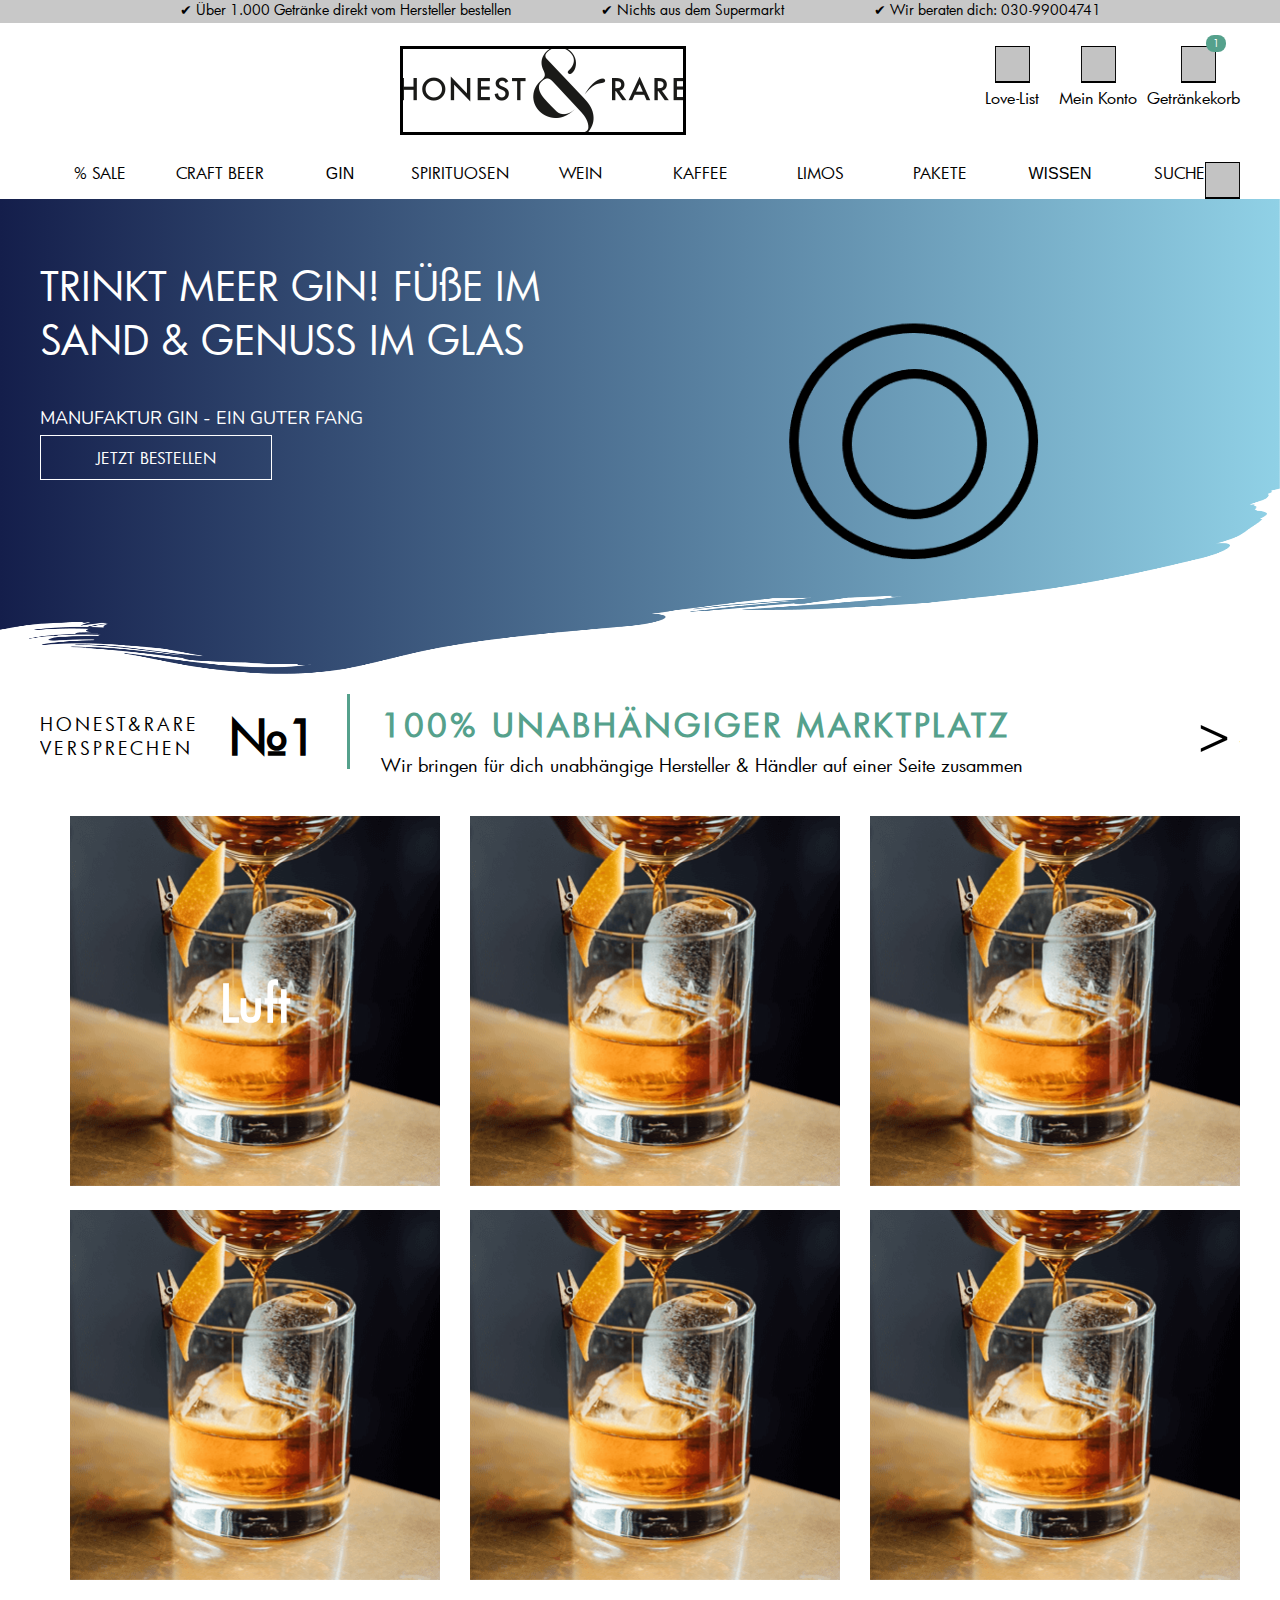
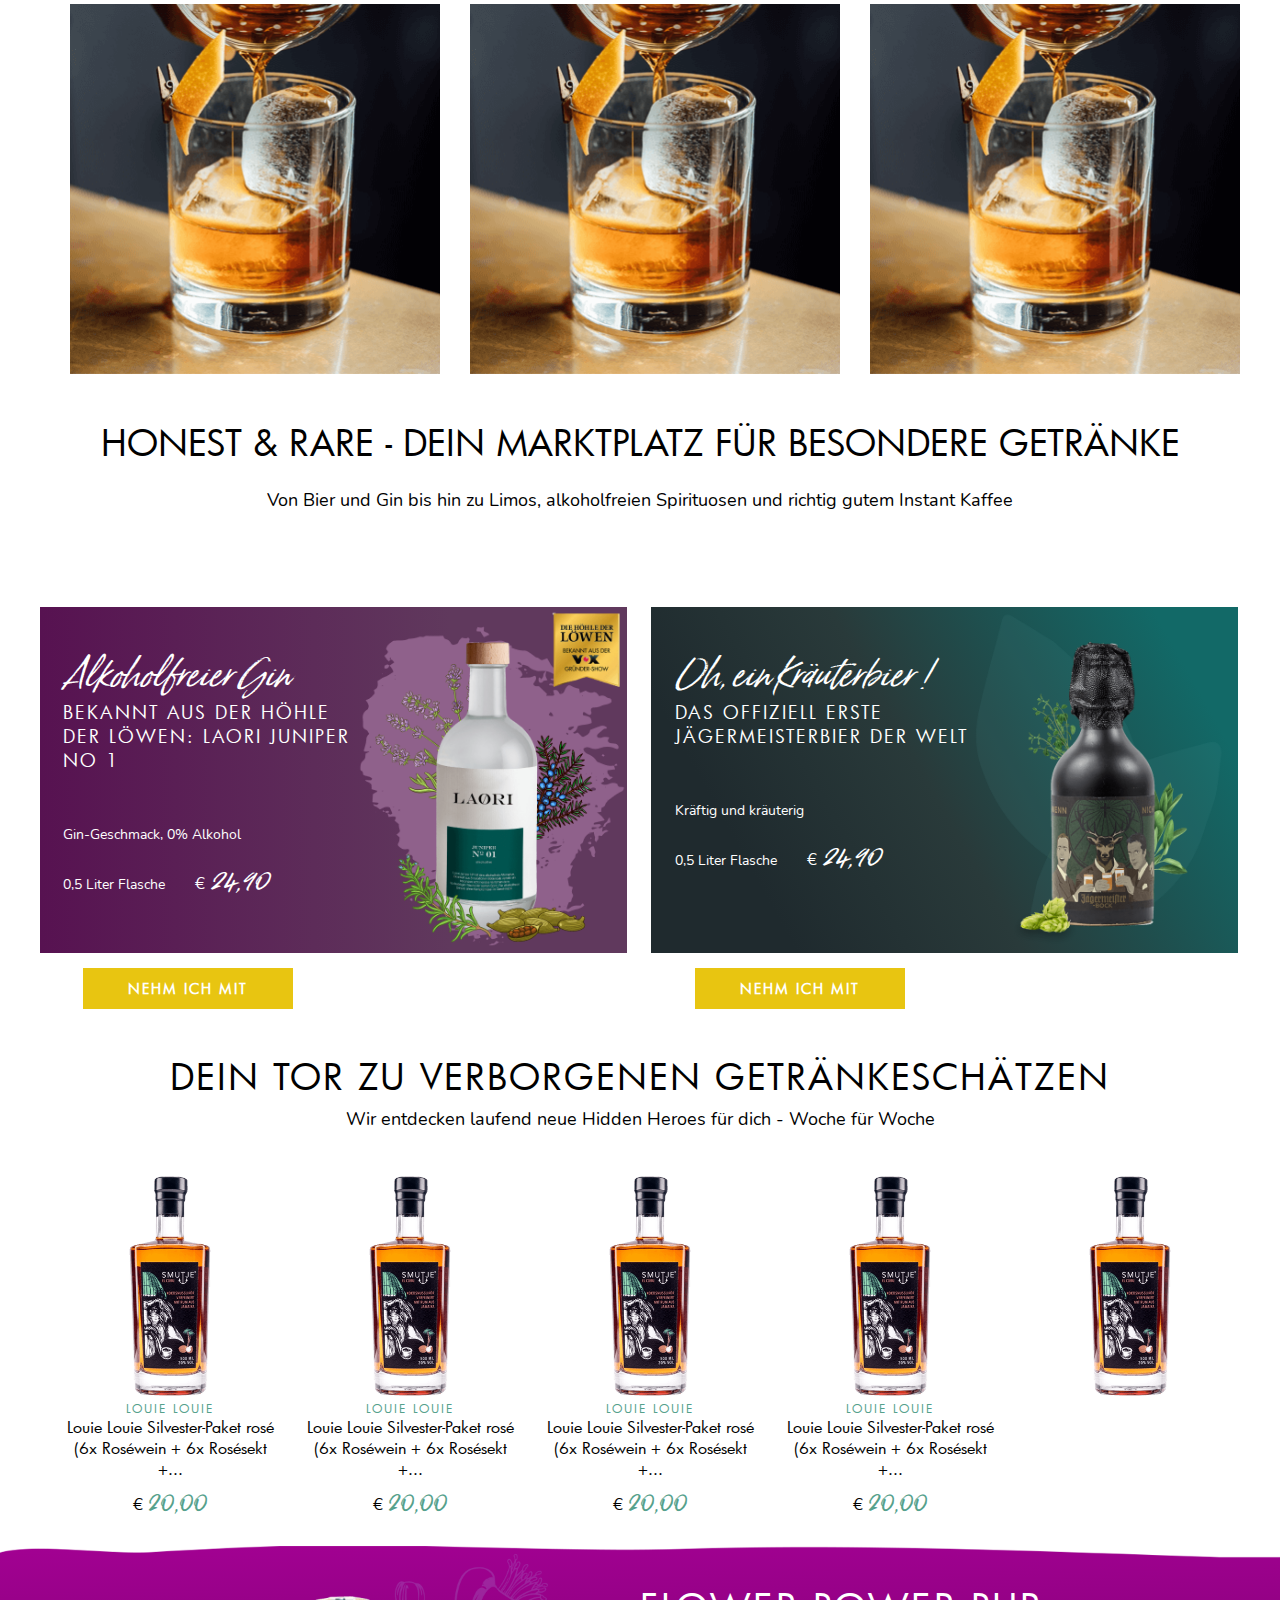
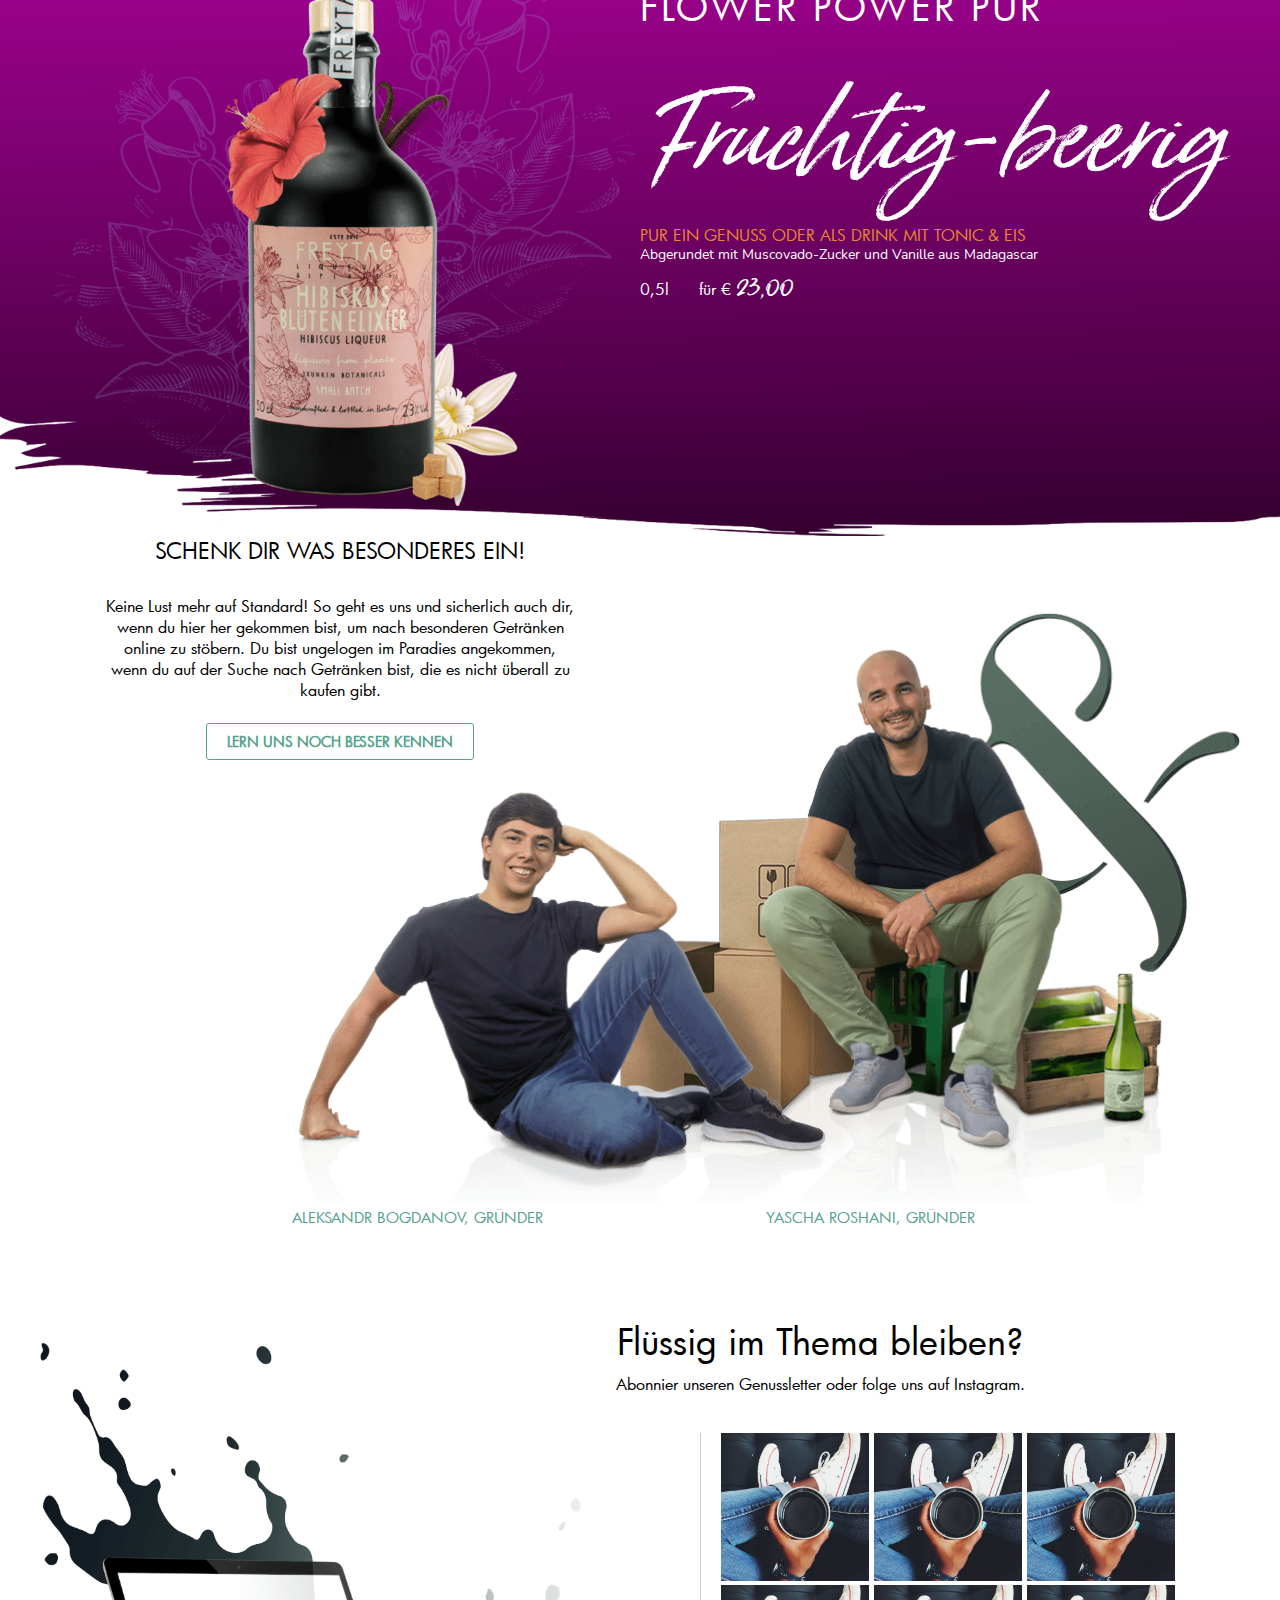
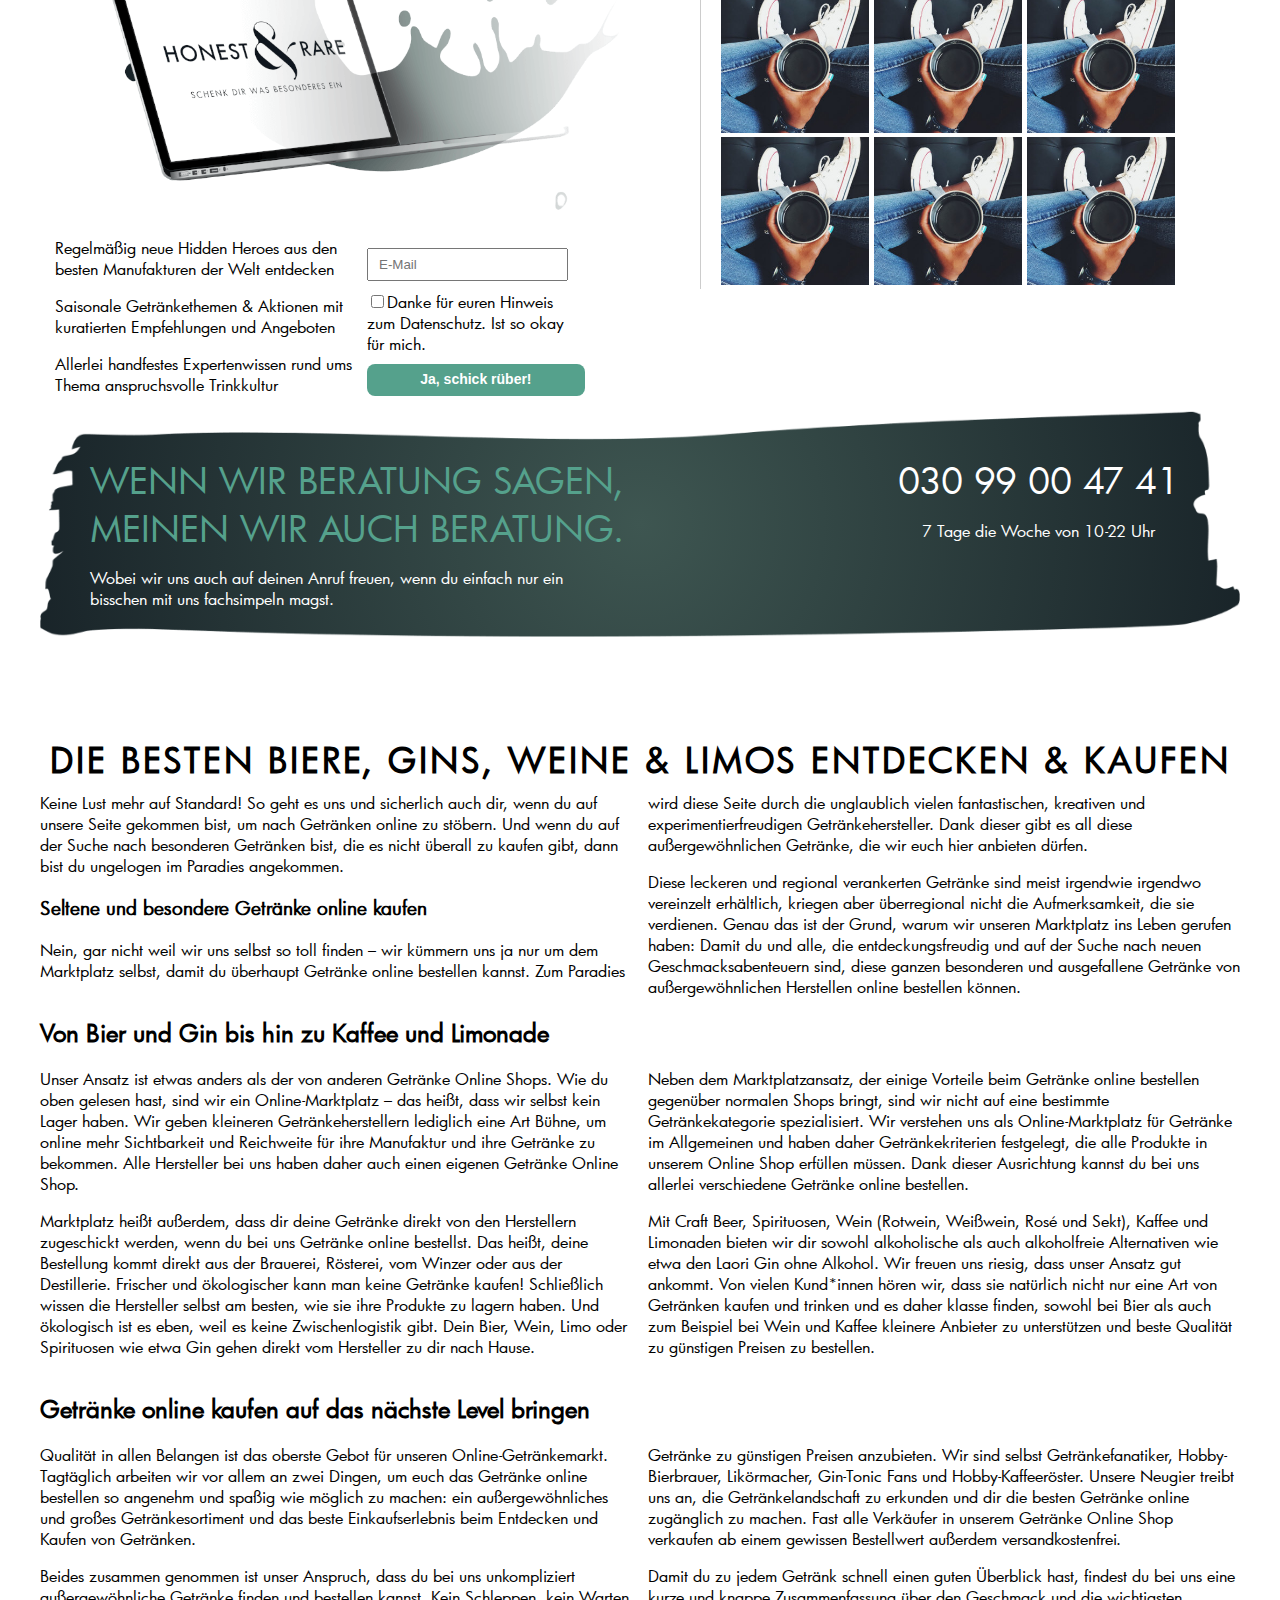
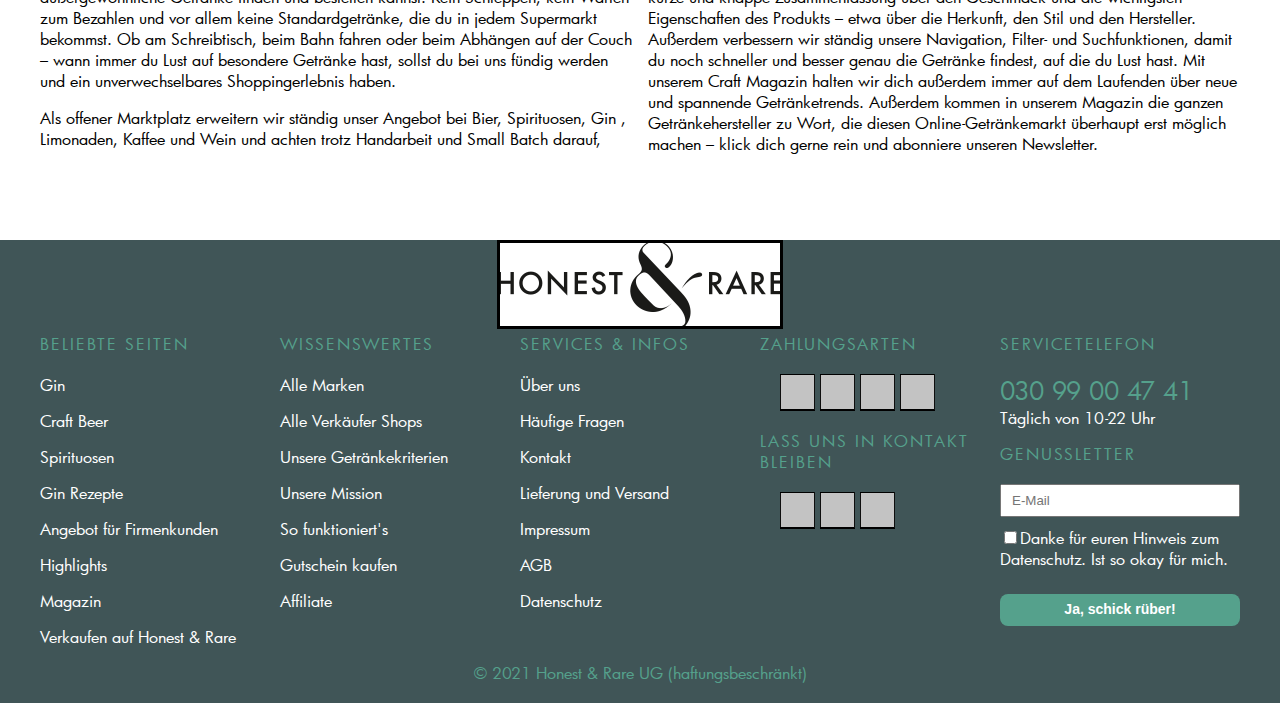
<file: index.html>
<!DOCTYPE html>

<html lang="en" xmlns="http://www.w3.org/1999/xhtml">
<head>
    <meta charset="utf-8" name="viewport" content="width=device-width, initial-scale=1" />
    <link href="csss/common__honest-rare.css" rel="stylesheet">
    <link href="csss/index.css" rel="stylesheet">
    <title></title>
</head>
<body>
    <div class="flex header-strip">
        <p>✔ Über 1.000 Getränke direkt vom Hersteller bestellen&nbsp;&nbsp;&nbsp;&nbsp;&nbsp;&nbsp;&nbsp;&nbsp;&nbsp;&nbsp;✔ Nichts aus dem Supermarkt&nbsp;&nbsp;&nbsp;&nbsp;&nbsp;&nbsp;&nbsp;&nbsp;&nbsp;&nbsp;✔ Wir beraten dich: 030-99004741</p>
    </div>
    <div class="flex header">
        <div tabindex="0" class="header__menu">
            <div tabindex="0" class="header__burger">☰</div>
            <div class="header__platform">
                <a>% SALE</a>
                <a>CRAFT BEER</a>
                <div tabindex="0" class="header__menu">
                    <a>GIN</a>
                    <div class="relative header__platform">
                        <a class="header__options">Dry</a>
                        <a class="header__options">Pure</a>
                        <a class="header__options">Liquid</a>
                        <a class="header__options">Solid</a>
                    </div>
                </div>
                <a>SPIRITUOSEN</a>
                <a>WEIN</a>
                <a>KAFFEE</a>
                <a>LIMOS</a>
                <a>PAKETE</a>
                <a>WISSEN</a>
            </div>
        </div>
        <div class="header__logo">
            <a href="index.html">
                <img src="images/top-logo.png">
            </a>
        </div>
        <div class="flex text-center header__buttons">
            <span class="header__button-margins">
                <img src="images/like.png">
                <div>Love-List</div>   
            </span>
            <span class="header__button-margins">
                <img src="images/like.png">
                <div>Mein Konto</div> 
            </span>
            <div tabindex="0" class="header__basket">
                <div tabindex="0" class="header__buttons">
                    <span tabindex="0" class="header__button-margins">
                        <span tabindex="0" class="relative">
                            <img src="images/like.png">
                            <span class="count">1</span>
                        </span>
                        <div tabindex="0">Getränkekorb</div>
                    </span>
                </div>
                <div class="relative header__minicart">
                    <div class="header__platform-right">
                        <a class="header__basket-logo">Mein Getränkekorb</a>
                        <div>
                            <div class="flex relative header__basket1">
                                <span class="bottle"><img src="images/like.png"></span>
                                <div class="wide">
                                    <a>Der Hopfen Gin</a>
                                    <div class="flex header__basket2">
                                        <select>
                                        <option>1</option>
                                        <option>2</option>
                                        <option>3</option>
                                        <option>4</option>
                                        <option>5</option>
                                        <option>6</option>
                                        <option>7</option>
                                        <option>8</option>
                                        <option>9</option>
                                        <option>10</option>
                                        <option>11</option>
                                        <option>12</option>
                                        <option>13</option>
                                        <option>14</option>
                                        <option>15</option>
                                        <option>16</option>
                                        <option>17</option>
                                        <option>18</option>
                                        <option>19</option>
                                        <option>20</option>
                                        </select>
                                        <a>€29,50</a>
                                    </div>
                                </div>
                            </div>
                            <div class="flex header__basket2">
                                <a class="flex header__basket3">Summe</a>
                                <a>€29,50</a>
                            </div>
                        </div>
                        <div class="button">
                            <button>Getränkekorb ansehen</button>
                            <button>Kasse</button>
                        </div>
                    </div>
                </div>
            </div>
        </div>
    </div>
    <div id="page-top">
        <div class="flex page-top__header">
            <div>% SALE</div>
            <div>CRAFT BEER</div>
            <div class="relative page-top__dropdown">
                <button class="page-top__dropbtn">GIN</button>
                <div class="page-top__dropdown-content">
                    <a>Dry</a>
                    <a>Pure</a>
                    <a>Liquid</a>
                    <a>Solid</a>
                </div>
            </div>
            <div>SPIRITUOSEN</div>
            <div>WEIN</div>
            <div>KAFFEE</div>
            <div>LIMOS</div>
            <div>PAKETE</div>
            <div class="flex page-top__dropdown">
                <button class="page-top__dropbtn">WISSEN</button>
                <div class="page-top__dropdown-content">
                    <a href="magazin.html">MAGAZIN</a>
                    <a>GIN-REZEPTE</a>
                </div>
            </div>
            <div class="flex page-top__search">SUCHE<img src="images/like.png"></div>
        </div>
    </div>
    <!--end of the header--->
    <div class="banner">
        <div class="main-container">
                <div class="banner__text">
                    <p class="banner__beverages">TRINKT MEER GIN! FÜßE IM SAND & GENUSS IM GLAS</p>
                    <p class="banner__manufacture">MANUFAKTUR GIN - EIN GUTER FANG</p>
                    <a class="banner__button">JETZT BESTELLEN</a>
                </div>
                <div class="banner__image after">
                    <img width="924" height="1100" src="images/meer-gin-maritim.png">
            </div>
        </div>
    </div>
    <div class="main-container">
        <div class="hidden relative w-100">
            <div data-swipe-threshold="100" id="o1" class="gallery relative flex w-3600">
                <div class="gallery__block">
                    <div class="gallery__first-half">
                        <div class="gallery__market-name"><div>HONEST&RARE</div> <div class="g_mar">VERSPRECHEN</div></div>
                        <div class="gallery__element-name">№1</div>
                    </div>
                    <div class="gallery__line"></div>
                    <div>
                        <p class="gallery__second-top">100% UNABHÄNGIGER MARKTPLATZ</p>
                        <p class="gallery__second-bottom">Wir bringen für dich unabhängige Hersteller & Händler auf einer Seite zusammen</p>
                    </div>
                </div>
                <div class="gallery__block">
                    <div class="gallery__first-half">
                        <div class="gallery__market-name"><div>HONEST&RARE</div> <div class="g_mar">VERSPRECHEN</div></div>
                        <div class="gallery__element-name">№2</div>
                    </div>
                    <div class="gallery__line"></div>
                    <div>
                        <p class="gallery__second-top">100% UNABHÄNGIGER MARKTPLATZ</p>
                        <p class="gallery__second-bottom">Wir bringen für dich unabhängige Hersteller & Händler auf einer Seite zusammen</p>
                    </div>
                </div>
                <div class="gallery__block">
                    <div class="gallery__first-half">
                        <div class="gallery__market-name"><div>HONEST&RARE</div> <div class="g_mar">VERSPRECHEN</div></div>
                        <div class="gallery__element-name">№3</div>
                    </div>
                    <div class="gallery__line"></div>
                    <div>
                        <p class="gallery__second-top">100% UNABHÄNGIGER MARKTPLATZ</p>
                        <p class="gallery__second-bottom">Wir bringen für dich unabhängige Hersteller & Händler auf einer Seite zusammen</p>
                    </div>
                </div>
            </div>
        </div>
        <div class="relative">
            <div id="o2" class="gallery__arrow">
                >
            </div>
        </div>
    </div>
    <div class="special-container">
        <div class="after spirit-grid">
            <div class="spirit-picture">
                <div class="relative">
                    <img src="images/spirituosen.png">
                    <div class="absolute spirit-name">
                        Luft
                    </div>
                </div> 
            </div>
            <div class="spirit-picture"><img src="images/spirituosen.png"></div>
            <div class="spirit-picture"><img src="images/spirituosen.png"></div>
            <div class="spirit-picture"><img src="images/spirituosen.png"></div>
            <div class="phone-hidden"><img src="images/spirituosen.png"></div>
            <div class="spirit-picture"><img src="images/spirituosen.png"></div>
            <div class="spirit-picture"><img src="images/spirituosen.png"></div>
            <div class="spirit-picture"><img src="images/spirituosen.png"></div>
            <div class="spirit-picture"><img src="images/spirituosen.png"></div>
        </div>
        <p class="special__beverage">HONEST & RARE - DEIN MARKTPLATZ FÜR BESONDERE GETRÄNKE</p>
        <p class="special__beverage-stable">Von Bier und Gin bis hin zu Limos, alkoholfreien Spirituosen und richtig gutem Instant Kaffee</p>
        <div class="after product-grid">
            <div class="product-examples-purple">
                <div class="left examples-left">
                    <div class="product-head">Alkoholfreier Gin</div>
                    <div class="product-base">Bekannt aus der Höhle der Löwen: Laori Juniper No 1</div>
                    <div class="product-type">Gin-Geschmack, 0% Alkohol</div>
                    <div class="pt-6">
                        <a class="font-14 Nunito">0,5 Liter Flasche</a>
                        <a class="pl-25">€</a>
                        <a class="product-price">24,90</a>
                    </div>
                    <div class="product-button">
                        <div class="mt-17 ml-20">
                            <a>NEHM ICH MIT</a>
                        </div>
                    </div>
                </div>
                <div class="product-examples-bottle">
                    <img width="auto" height="auto" src="images/Laori-Juniper-Gin-Höhle-der-Löwen.png">
                </div>
            </div>
            <div class="product-examples-green">
                <div class="left examples-left">
                    <div class="product-head">Oh, ein Kräuterbier !</div>
                    <div class="product-base">Das offiziell erste Jägermeisterbier der Welt</div>
                    <div class="product-type">Kräftig und kräuterig</div>
                    <div class="pt-6">
                        <a class="font-14 Nunito">0,5 Liter Flasche</a>
                        <a class="pl-25">€</a>
                        <a class="product-price">24,90</a>
                    </div>
                    <div class="product-button">
                        <div class="mt-17 ml-20">
                            <a>NEHM ICH MIT</a>
                        </div>
                    </div>
                </div>
                <div class="product-examples-bottle">
                    <img width="auto" height="auto" src="images/jägermeister-bockbier_hertl.png">
                </div>
            </div>
        </div>
        <div class="mt-19 mb-45">
            <div class="text-center font-36 ls-2">DEIN TOR ZU VERBORGENEN GETRÄNKESCHÄTZEN</div>
            <div class="text-center font-18 pt-7 Nunito">Wir entdecken laufend neue Hidden Heroes für dich - Woche für Woche</div>
        </div>
        <div class="w-100 after">
            <div class="mass-bottle">
                <div class="inlogo bottles-purple">
                    <div><img src="images/smutje-kokosnuss-likoer-rum.png"></div>
                    <div class="bottles-purple__text">LOUIE LOUIE</div>
                    <div class="text-center">Louie Louie Silvester-Paket rosé (6x Roséwein + 6x Rosésekt +...</div>
                    <div class="card-price-font text-center">€ <span class="green-price">20,00</span></div>
                    <div class="button"><button>In meinen Getränkekorb</button></div>
                </div>
                <div class="inlogo bottles-purple">
                    <div><img src="images/smutje-kokosnuss-likoer-rum.png"></div>
                    <div class="bottles-purple__text">LOUIE LOUIE</div>
                    <div class="text-center">Louie Louie Silvester-Paket rosé (6x Roséwein + 6x Rosésekt +...</div>
                    <div class="card-price-font text-center">€ <span class="green-price">20,00</span></div>
                    <div class="button"><button>In meinen Getränkekorb</button></div>
                </div>
                <div class="inlogo bottles-purple">
                    <div><img src="images/smutje-kokosnuss-likoer-rum.png"></div>
                    <div class="bottles-purple__text">LOUIE LOUIE</div>
                    <div class="text-center">Louie Louie Silvester-Paket rosé (6x Roséwein + 6x Rosésekt +...</div>
                    <div class="card-price-font text-center">€ <span class="green-price">20,00</span></div>
                    <div class="button"><button>In meinen Getränkekorb</button></div>
                </div>
                <div class="inlogo bottles-purple">
                    <div><img src="images/smutje-kokosnuss-likoer-rum.png"></div>
                    <div class="bottles-purple__text">LOUIE LOUIE</div>
                    <div class="text-center">Louie Louie Silvester-Paket rosé (6x Roséwein + 6x Rosésekt +...</div>
                    <div class="card-price-font text-center">€ <span class="green-price">20,00</span></div>
                    <div class="button"><button>In meinen Getränkekorb</button></div>
                </div>
            </div>
            <div class="one-bottle">
                <div class="inner-one-bottle">
                    <div><img src="images/smutje-kokosnuss-likoer-rum.png"></div>
                </div>
            </div>
        </div>
    </div>
    <div class="banner-purple">
        <div class="main-container relative">
            <div class="banner-purple-image">
                <img src="images/hibiskus-likör_freytag.png">
            </div>
            <div class="purple-text">
                <div class="w-98 mx-15 pt-50">
                    <div class="purple-flower">FLOWER POWER PUR</div>
                    <div class="purple-slanted">Fruchtig-beerig</div>
                    <div class="golden-color">PUR EIN GENUSS ODER ALS DRINK MIT TONIC & EIS</div>
                    <div class="font-14 Nunito">Abgerundet mit Muscovado-Zucker und Vanille aus Madagascar</div>
                    0,5l <span class="pl-25">für €</span> <span class="font-28 Slanted">23,00</span>
                </div>
            </div>
        </div>
    </div>
    <div class="main-container">
        <div class="after exceptional">
            <div class="relative">
                <div class="absolute exceptional-text">
                    <div class="font-22">SCHENK DIR WAS BESONDERES EIN!</div>
                    <div class="mb-30">Keine Lust mehr auf Standard! So geht es uns und sicherlich auch dir, wenn du hier her gekommen bist, um nach besonderen Getränken online zu stöbern. Du bist ungelogen im Paradies angekommen, wenn du auf der Suche nach Getränken bist, die es nicht überall zu kaufen gibt.</div>
                    <div>
                        <a class="exceptional-button">LERN UNS NOCH BESSER KENNEN</a>
                    </div>
                </div>
                <div class="signature">
                    <img src="images/team-gruender_honest-rare.png">
                </div>
            </div>
            <div class="signature">
                <div>ALEKSANDR BOGDANOV, GRÜNDER</div>
                <div>YASCHA ROSHANI, GRÜNDER</div>
            </div>
        </div>
        <div class="after instagram">
            <div class="instagram-header">
                <p class="font-36 m-0">Flüssig im Thema bleiben?</p>
                <p class="m-0 pt-10 lh-18">Abonnier unseren Genussletter oder folge uns auf Instagram.</p>
            </div>
            <div class="w-100">
                <div class="E-mail-field">
                    <div class="notebook"><img src="images/newsletter-promo.png" width="664" height="474"></div>
                    <div class="E-mail-text">
                        <p>Regelmäßig neue Hidden Heroes aus den besten Manufakturen der Welt entdecken</p>
                        <p>Saisonale Getränkethemen & Aktionen mit kuratierten Empfehlungen und Angeboten</p>
                        <p>Allerlei handfestes Expertenwissen rund ums Thema anspruchsvolle Trinkkultur</p>
                    </div>
                    <div class="E-mail-box">
                        <input class="mb-10 py-7 px-10" placeholder="E-Mail"> 
                        <a><input type="checkbox">Danke für euren Hinweis zum Datenschutz. Ist so okay für mich.</a>
                        <div class="button"><button>Ja, schick rüber!</button></div>
                    </div>
                </div>
                <div class="E-mail-image after">
                    <div class="instagram-images">
                        <div class="instagram-carousel">
                            <div class="container image-carousel">
                                <img src="images/getraenke-chillout.jpg" width="148" height="148">
                                <img src="images/getraenke-chillout.jpg" width="148" height="148">
                                <img src="images/getraenke-chillout.jpg" width="148" height="148">
                                <img src="images/getraenke-chillout.jpg" width="148" height="148">
                                <img src="images/getraenke-chillout.jpg" width="148" height="148">
                                <img src="images/getraenke-chillout.jpg" width="148" height="148">
                                <img src="images/getraenke-chillout.jpg" width="148" height="148">
                                <img src="images/getraenke-chillout.jpg" width="148" height="148">
                                <img src="images/getraenke-chillout.jpg" width="148" height="148">
                            </div>
                        </div>
                    </div>
                </div>
            </div>
        </div>
    </div>
    <div class="special-container">
        <div class="after background-slash">
            <div class="left-box">
                <div class="green-name">WENN WIR BERATUNG SAGEN, MEINEN WIR AUCH BERATUNG.</div>
                <div class="white w-80">Wobei wir uns auch auf deinen Anruf freuen, wenn du einfach nur ein bisschen mit uns fachsimpeln magst.</div>
            </div>
            <div class="right-box">
                <a class="green-phone">030 99 00 47 41</a>
                <p class="white">7 Tage die Woche von 10-22 Uhr</p>
            </div>
        </div>
    </div>
    <div class="main-container">
        <div class="py-80">
            <h2 class="text-center font-34 mt-20 mb-10 lspacing-3">
                DIE BESTEN BIERE, GINS, WEINE & LIMOS ENTDECKEN & KAUFEN
            </h2>
            <div class="cc-2">
                <p class="m-0">
                    Keine Lust mehr auf Standard! So geht es uns und sicherlich auch dir, wenn du auf unsere Seite gekommen bist, um nach Getränken online zu stöbern. Und wenn du auf der Suche nach besonderen Getränken bist, die es nicht überall zu kaufen gibt, dann bist du ungelogen im Paradies angekommen.
                </p>
                <h3>Seltene und besondere Getränke online kaufen</h3>
                <p>Nein, gar nicht weil wir uns selbst so toll finden – wir kümmern uns ja nur um dem Marktplatz selbst, damit du überhaupt Getränke online bestellen kannst. Zum Paradies wird diese Seite durch die unglaublich vielen fantastischen, kreativen und experimentierfreudigen Getränkehersteller. Dank dieser gibt es all diese außergewöhnlichen Getränke, die wir euch hier anbieten dürfen.</p>
                <p>Diese leckeren und regional verankerten Getränke sind meist irgendwie irgendwo vereinzelt erhältlich, kriegen aber überregional nicht die Aufmerksamkeit, die sie verdienen. Genau das ist der Grund, warum wir unseren Marktplatz ins Leben gerufen haben: Damit du und alle, die entdeckungsfreudig und auf der Suche nach neuen Geschmacksabenteuern sind, diese ganzen besonderen und ausgefallene Getränke von außergewöhnlichen Herstellen online bestellen können.</p>
            </div>
            <h2>
                Von Bier und Gin bis hin zu Kaffee und Limonade
            </h2>
            <div class="cc-2">
                <p class="m-0">
                    Unser Ansatz ist etwas anders als der von anderen Getränke Online Shops. Wie du oben gelesen hast, sind wir ein Online-Marktplatz – das heißt, dass wir selbst kein Lager haben. Wir geben kleineren Getränkeherstellern lediglich eine Art Bühne, um online mehr Sichtbarkeit und Reichweite für ihre Manufaktur und ihre Getränke zu bekommen. Alle Hersteller bei uns haben daher auch einen eigenen Getränke Online Shop.
                </p>
                <p>
                    Marktplatz heißt außerdem, dass dir deine Getränke direkt von den Herstellern zugeschickt werden, wenn du bei uns Getränke online bestellst. Das heißt, deine Bestellung kommt direkt aus der Brauerei, Rösterei, vom Winzer oder aus der Destillerie. Frischer und ökologischer kann man keine Getränke kaufen! Schließlich wissen die Hersteller selbst am besten, wie sie ihre Produkte zu lagern haben. Und ökologisch ist es eben, weil es keine Zwischenlogistik gibt. Dein Bier, Wein, Limo oder Spirituosen wie etwa Gin gehen direkt vom Hersteller zu dir nach Hause.
                </p>
                <p>
                    Neben dem Marktplatzansatz, der einige Vorteile beim Getränke online bestellen gegenüber normalen Shops bringt, sind wir nicht auf eine bestimmte Getränkekategorie spezialisiert. Wir verstehen uns als Online-Marktplatz für Getränke im Allgemeinen und haben daher Getränkekriterien festgelegt, die alle Produkte in unserem Online Shop erfüllen müssen. Dank dieser Ausrichtung kannst du bei uns allerlei verschiedene Getränke online bestellen.
                </p>
                <p>
                    Mit Craft Beer, Spirituosen, Wein (Rotwein, Weißwein, Rosé und Sekt), Kaffee und Limonaden bieten wir dir sowohl alkoholische als auch alkoholfreie Alternativen wie etwa den Laori Gin ohne Alkohol. Wir freuen uns riesig, dass unser Ansatz gut ankommt. Von vielen Kund*innen hören wir, dass sie natürlich nicht nur eine Art von Getränken kaufen und trinken und es daher klasse finden, sowohl bei Bier als auch zum Beispiel bei Wein und Kaffee kleinere Anbieter zu unterstützen und beste Qualität zu günstigen Preisen zu bestellen.
                </p>
            </div>
            <h2>Getränke online kaufen auf das nächste Level bringen</h2>
            <div class="cc-2">
                <p class="m-0">
                    Qualität in allen Belangen ist das oberste Gebot für unseren Online-Getränkemarkt. Tagtäglich arbeiten wir vor allem an zwei Dingen, um euch das Getränke online bestellen so angenehm und spaßig wie möglich zu machen: ein außergewöhnliches und großes Getränkesortiment und das beste Einkaufserlebnis beim Entdecken und Kaufen von Getränken.
                </p>
                <p>
                    Beides zusammen genommen ist unser Anspruch, dass du bei uns unkompliziert außergewöhnliche Getränke finden und bestellen kannst. Kein Schleppen, kein Warten zum Bezahlen und vor allem keine Standardgetränke, die du in jedem Supermarkt bekommst. Ob am Schreibtisch, beim Bahn fahren oder beim Abhängen auf der Couch – wann immer du Lust auf besondere Getränke hast, sollst du bei uns fündig werden und ein unverwechselbares Shoppingerlebnis haben.
                </p>
                <p>
                    Als offener Marktplatz erweitern wir ständig unser Angebot bei Bier, Spirituosen, Gin , Limonaden, Kaffee und Wein und achten trotz Handarbeit und Small Batch darauf, Getränke zu günstigen Preisen anzubieten. Wir sind selbst Getränkefanatiker, Hobby-Bierbrauer, Likörmacher, Gin-Tonic Fans und Hobby-Kaffeeröster. Unsere Neugier treibt uns an, die Getränkelandschaft zu erkunden und dir die besten Getränke online zugänglich zu machen. Fast alle Verkäufer in unserem Getränke Online Shop verkaufen ab einem gewissen Bestellwert außerdem versandkostenfrei.
                </p>
                <p>
                    Damit du zu jedem Getränk schnell einen guten Überblick hast, findest du bei uns eine kurze und knappe Zusammenfassung über den Geschmack und die wichtigsten Eigenschaften des Produkts – etwa über die Herkunft, den Stil und den Hersteller. Außerdem verbessern wir ständig unsere Navigation, Filter- und Suchfunktionen, damit du noch schneller und besser genau die Getränke findest, auf die du Lust hast. Mit unserem Craft Magazin halten wir dich außerdem immer auf dem Laufenden über neue und spannende Getränketrends. Außerdem kommen in unserem Magazin die ganzen Getränkehersteller zu Wort, die diesen Online-Getränkemarkt überhaupt erst möglich machen – klick dich gerne rein und abonniere unseren Newsletter.
                </p>
            </div>
        </div>
    </div>
    <!--beginning of the footer--->
    <div class="footer">
        <div class="text-center footer__logo"><img src="images/top-logo.png"></div>
        <div class="flex footer__columns">
            <div class="flex flex-column footer__list">
                <a class="footer__menu-name">BELIEBTE SEITEN </a>
                <a class="footer__menu-content">Gin </a>
                <a class="footer__menu-content">Craft Beer </a>
                <a class="footer__menu-content">Spirituosen </a>
                <a class="footer__menu-content">Gin Rezepte </a>
                <a class="footer__menu-content">Angebot für Firmenkunden </a>
                <a class="footer__menu-content">Highlights</a>
                <a class="footer__menu-content">Magazin</a>
                <a class="footer__menu-content">Verkaufen auf Honest & Rare</a>
                </div>
            <div class="flex flex-column footer__list">
                <a class="footer__menu-name">WISSENSWERTES</a>
                <a class="footer__menu-content">Alle Marken </a>
                <a class="footer__menu-content">Alle Verkäufer Shops </a>
                <a class="footer__menu-content">Unsere Getränkekriterien </a>
                <a class="footer__menu-content">Unsere Mission</a>
                <a class="footer__menu-content">So funktioniert's </a>
                <a class="footer__menu-content">Gutschein kaufen</a>
                <a class="footer__menu-content">Affiliate</a>
            </div>
            <div class="flex flex-column footer__list">
                <a class="footer__menu-name">SERVICES & INFOS </a>
                <a class="footer__menu-content">Über uns </a>
                <a class="footer__menu-content">Häufige Fragen </a>
                <a class="footer__menu-content">Kontakt </a>
                <a class="footer__menu-content">Lieferung und Versand </a>
                <a class="footer__menu-content">Impressum </a>
                <a class="footer__menu-content">AGB </a>
                <a class="footer__menu-content">Datenschutz</a>
                </div>
            <div class="flex flex-column footer__list">
                <a class="footer__menu-name">ZAHLUNGSARTEN</a>
                <div class="footer__menu-content">
                    <img class="footer__image3rd" src="images/like.png">
                    <img src="images/like.png">
                    <img src="images/like.png">
                    <img src="images/like.png">
                </div>
                <a class="footer__menu-name">Lass uns in Kontakt bleiben</a>
                <div class="footer__menu-content">
                    <img class="footer__image3rd" src="images/like.png">
                    <img src="images/like.png">
                    <img src="images/like.png">
                </div>
            </div>
            <div class="flex flex-column footer__list-last">
                <a class="footer__menu-name">SERVICETELEFON</a> 
                <a class="phone-number">	030 99 00 47 41 </a>
                <a class="footer__menu-content">Täglich von 10-22 Uhr </a>
                <div class="flex flex-column footer__email">
                    <a class="footer__menu-name">GENUSSLETTER</a> 
                    <input class="footer__email-margin" placeholder="E-Mail"> 
                    <a class="footer__menu-content">
                        <input type="checkbox">Danke für euren Hinweis zum Datenschutz. Ist so okay für mich.
                    </a>
                    <div class="button">
                        <button class="button-margin">Ja, schick rüber!</button>
                    </div>
                </div>
            </div>
        </div>
        <div class="text-center copyright">
            <a>© 2021 Honest & Rare UG (haftungsbeschränkt)</a>
        </div>
    </div>
    <script src="main-page-js.js"></script>
    <script src="swiped-events.min.js"></script>
    <script src="example/Script2.js"></script>
</body>
</file>
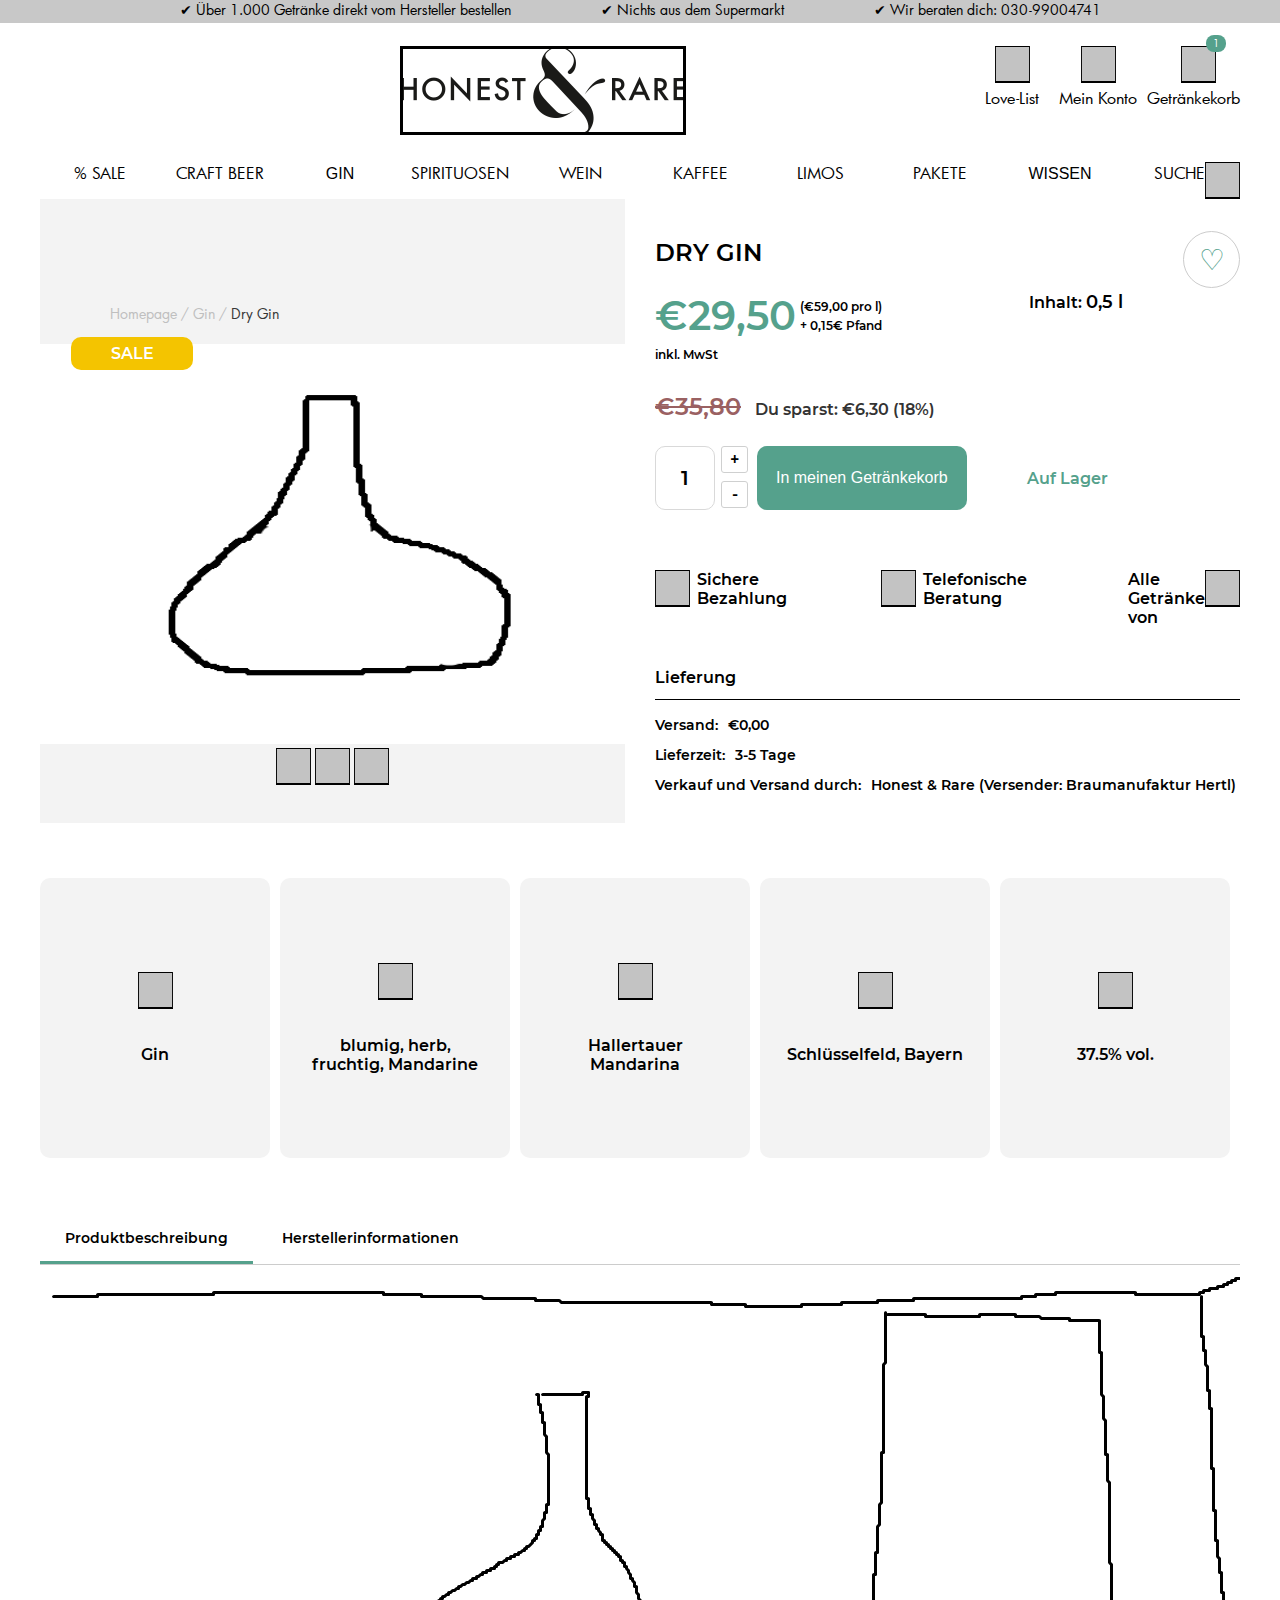
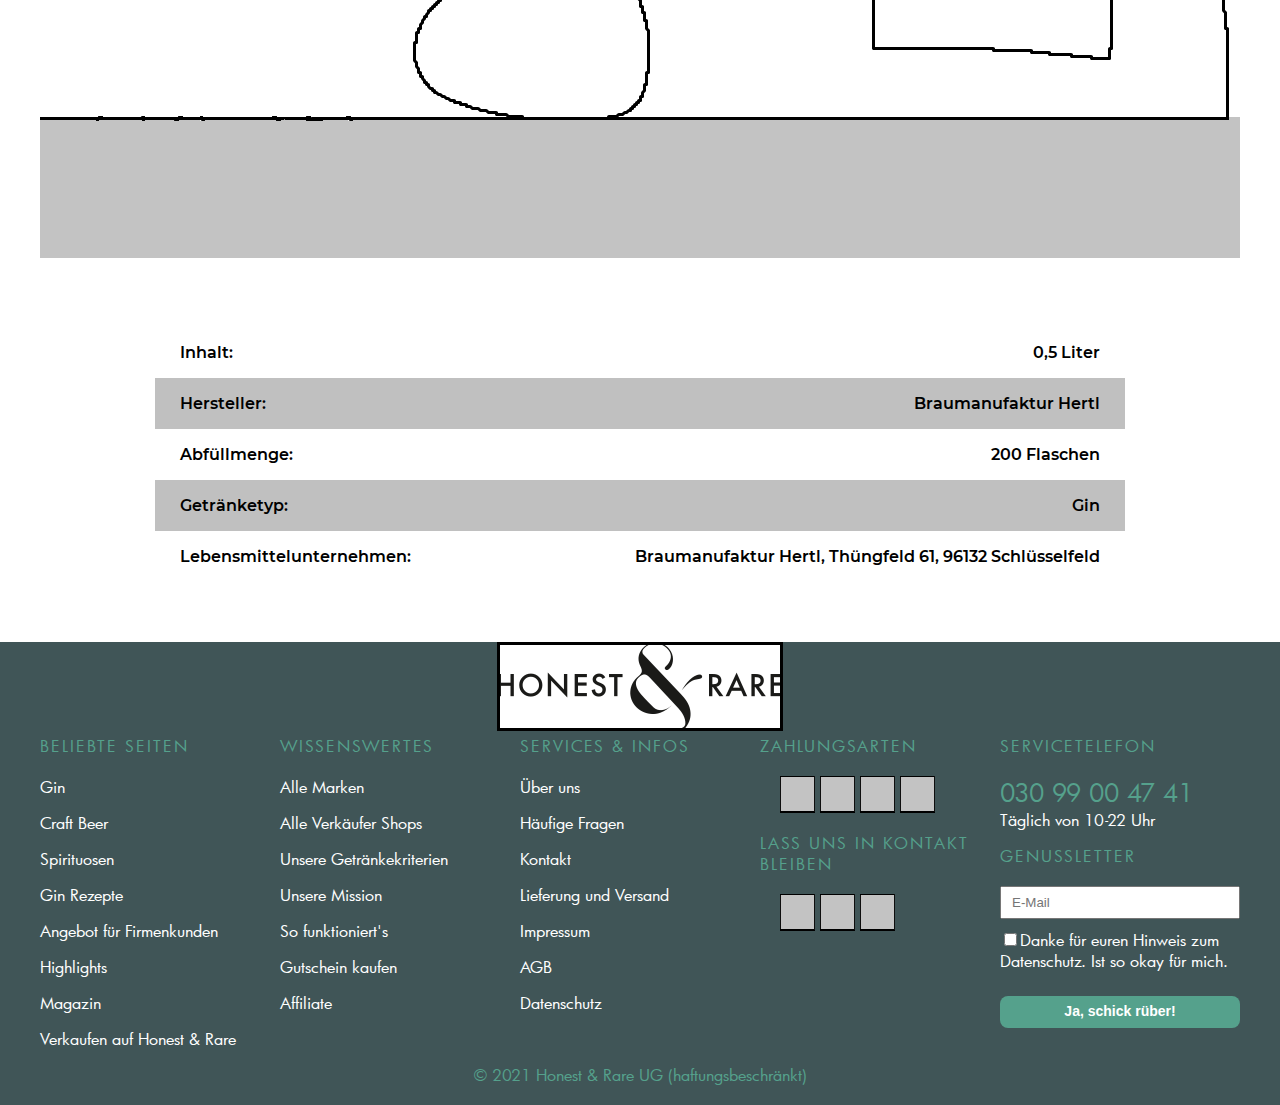
<file: product-page.html>
<!DOCTYPE html>

<html lang="en" xmlns="http://www.w3.org/1999/xhtml">
<head>
    <meta charset="utf-8" name="viewport" content="width=device-width, initial-scale=1" />
    <link href="csss/common__honest-rare.css" rel="stylesheet">
    <link href="csss/product-page.css" rel="stylesheet">
    <title></title>
</head>
<body>
    <div class="flex header-strip">
        <p>✔ Über 1.000 Getränke direkt vom Hersteller bestellen&nbsp;&nbsp;&nbsp;&nbsp;&nbsp;&nbsp;&nbsp;&nbsp;&nbsp;&nbsp;✔ Nichts aus dem Supermarkt&nbsp;&nbsp;&nbsp;&nbsp;&nbsp;&nbsp;&nbsp;&nbsp;&nbsp;&nbsp;✔ Wir beraten dich: 030-99004741</p>
    </div>
    <div class="flex header">
        <div tabindex="0" class="header__menu">
            <div tabindex="0" class="header__burger">☰</div>
            <div class="header__platform">
                <a>% SALE</a>
                <a>CRAFT BEER</a>
                <div tabindex="0" class="header__menu">
                    <a>GIN</a>
                    <div class="relative header__platform">
                        <a class="header__options">Dry</a>
                        <a class="header__options">Pure</a>
                        <a class="header__options">Liquid</a>
                        <a class="header__options">Solid</a>
                    </div>
                </div>
                <a>SPIRITUOSEN</a>
                <a>WEIN</a>
                <a>KAFFEE</a>
                <a>LIMOS</a>
                <a>PAKETE</a>
                <a>WISSEN</a>
            </div>
        </div>
        <div class="header__logo">
            <a href="index.html">
                <img src="images/top-logo.png">
            </a>
        </div>
        <div class="flex text-center header__buttons">
            <span class="header__button-margins">
                <img src="images/like.png">
                <div>Love-List</div>   
            </span>
            <span class="header__button-margins">
                <img src="images/like.png">
                <div>Mein Konto</div> 
            </span>
            <div tabindex="0" class="header__basket">
                <div tabindex="0" class="header__buttons">
                    <span tabindex="0" class="header__button-margins">
                        <span tabindex="0" class="relative">
                            <img src="images/like.png">
                            <span class="count">1</span>
                        </span>
                        <div tabindex="0">Getränkekorb</div>
                    </span>
                </div>
                <div class="relative header__minicart">
                    <div class="header__platform-right">
                        <a class="header__basket-logo">Mein Getränkekorb</a>
                        <div>
                            <div class="flex relative header__basket1">
                                <span class="bottle"><img src="images/like.png"></span>
                                <div class="wide">
                                    <a>Der Hopfen Gin</a>
                                    <div class="flex header__basket2">
                                        <select>
                                        <option>1</option>
                                        <option>2</option>
                                        <option>3</option>
                                        <option>4</option>
                                        <option>5</option>
                                        <option>6</option>
                                        <option>7</option>
                                        <option>8</option>
                                        <option>9</option>
                                        <option>10</option>
                                        <option>11</option>
                                        <option>12</option>
                                        <option>13</option>
                                        <option>14</option>
                                        <option>15</option>
                                        <option>16</option>
                                        <option>17</option>
                                        <option>18</option>
                                        <option>19</option>
                                        <option>20</option>
                                        </select>
                                        <a>€29,50</a>
                                    </div>
                                </div>
                            </div>
                            <div class="flex header__basket2">
                                <a class="flex header__basket3">Summe</a>
                                <a>€29,50</a>
                            </div>
                        </div>
                        <div class="button">
                            <button>Getränkekorb ansehen</button>
                            <button>Kasse</button>
                        </div>
                    </div>
                </div>
            </div>
        </div>
    </div>
    <div id="page-top">
        <div class="flex page-top__header">
            <div>% SALE</div>
            <div>CRAFT BEER</div>
            <div class="relative page-top__dropdown">
                <button class="page-top__dropbtn">GIN</button>
                <div class="page-top__dropdown-content">
                    <a>Dry</a>
                    <a>Pure</a>
                    <a>Liquid</a>
                    <a>Solid</a>
                </div>
            </div>
            <div>SPIRITUOSEN</div>
            <div>WEIN</div>
            <div>KAFFEE</div>
            <div>LIMOS</div>
            <div>PAKETE</div>
            <div class="flex page-top__dropdown">
                <button class="page-top__dropbtn">WISSEN</button>
                <div class="page-top__dropdown-content">
                    <a href="magazin.html">MAGAZIN</a>
                    <a>GIN-REZEPTE</a>
                </div>
            </div>
            <div class="flex page-top__search">SUCHE<img src="images/like.png"></div>
        </div>
    </div>
    <!--end of the header--->
    <div class="main-content">
        <div class="flex">
            <div class="gallery">
                <div class="gallery__sale">
                    SALE
                </div>
                <div class="gallery__path">
                    <a class="gallery__path-line">Homepage</a>
                    <a class="gallery__path-slash">/</a>
                    <a class="gallery__path-line">Gin</a>
                    <a class="gallery__path-slash">/</a>
                    <a class="gallery__path-last">Dry Gin</a>
                </div>
                <div data-swipe-threshold="100" id="o1" class="gallery-1">
                    <div class="gallery-img"><img src="images/Dry.png"></div>
                    <div class="gallery-img"><img src="images/Dry1.png"></div>
                    <div class="gallery-img"><img src="images/Dry2.png"></div>
                </div>
                <div class="gallery-button">
                    <input type="image" class="gallery_1" src="images/like.png">
                    <input type="image" class="gallery_2" src="images/like.png">
                    <input type="image" class="gallery_3" src="images/like.png">
                </div>
            </div>
            <div class="product">
                <div class="product__title">DRY GIN</div>
                <div class="product__price">
                    <span class="product__main">€29,50</span>
                    <span class="product__bottom-price">+ 0,15€ Pfand</span>
                    <span class="product__top-price">(€59,00 pro l)</span>
                    <span class="product__matter-size">Inhalt: <strong>0,5 l</strong></span>
                </div>
                <div class="product__tax">
                    inkl. MwSt
                </div>
                <div class="product__pre-price">
                    <span class="product__price-was"><strike>€35,80</strike></span> 
                    <span class="product__price-net">Du sparst: €6,30 (18%)</span> 
                </div>
                <div class="amount">
                    <div class="inline-block w-93px">
                        <a class="amount_plus">+</a>
                        <input type="text" value=1 class="amount_number">
                        <a class="amount_minus">-</a>
                    </div>
                    <div class="amount_button_container"><button class="amount_button">In meinen Getränkekorb</button></div>
                    <div class="marked_storage">&nbspAuf Lager</div>
                    <div class="amount_favorite">
                        ♡
                    </div>
                </div>
                <div class="bonuses">
                    <div class="flex">
                        <div class="mt-10"><img src="images/like.png"></div>
                        <div class="bonuses_exp mt-10">Sichere <br> Bezahlung</div>
                    </div>
                    <div class="flex">
                        <div class="mt-10"><img src="images/like.png"></div>
                        <div class="bonuses_exp mt-10">Telefonische <br> Beratung</div>
                    </div>
                    <div class="flex last">
                        <div class="bonuses_exp mt-10">Alle <br> Getränke <br> von</div>
                        <div class="mt-10"><img src="images/like.png"></div>
                    </div>
                </div>
                <div class="Lieferung">
                    Lieferung
                </div>
                <div class="others">
                    <span class="mr-6">Versand:</span>
                    <span>€0,00</span>
                </div>
                <div class="others">
                    <span class="mr-6">Lieferzeit:</span>
                    <span>3-5 Tage</span>
                </div>
                <div class="others">
                    <span class="mr-6">Verkauf und Versand durch:</span>
                    <span>Honest & Rare (Versender: Braumanufaktur Hertl)</span>
                </div>
            </div>
        </div>
        <div class="featuress" class="flex">
            <div class="features">
                <span class="mx-auto"><img src="images/like.png"></span>
                <span class="features_text">Gin</span>
            </div>
            <div class="features">
                <span class="mx-auto"><img src="images/like.png"></span>
                <span class="features_text">blumig, herb, <br> fruchtig, Mandarine</span>
            </div>
            <div class="features">
                <span class="mx-auto"><img src="images/like.png"></span>
                <span class="features_text">Hallertauer <br> Mandarina</span>
            </div>
            <div class="features">
                <span class="mx-auto"><img src="images/like.png"></span>
                <span class="features_text">Schlüsselfeld, Bayern</span>
            </div>
            <div class="features odd">
                <span class="mx-auto"><img src="images/like.png"></span>
                <span class="features_text">37.5% vol.</span>
            </div>
        </div>
        <div class="flex mt-58 block">
            <div class="tab_warp">
                <input type="radio" name="tab" id="rad1" class="radio1" checked>
                <label for="rad1" class="radio1_tab">Produktbeschreibung</label>
                <input type="radio" name="tab" id="rad2" class="radio2">
                <label for="rad2" class="radio2_tab">Herstellerinformationen</label>
                <div class="bottle_tab">
                    <img src="images/beauty shot.png">
                </div>
                <div class="map_tab">
                    <img src="images/top-logo.png">
                </div>
            </div>
        </div>
        <div class="liters">
            <div class="liters_content">
                <span>Inhalt:</span>
                <div class="affixes">0,5 Liter</div>
            </div>
            <div class="liters_content gray">
                <span>Hersteller:</span>
                <div class="affixes">Braumanufaktur Hertl</div>
            </div>
            <div class="liters_content">
                <span>Abfüllmenge:</span>
                <div class="affixes">200 Flaschen</div>
            </div>
            <div class="liters_content gray">
                <span>Getränketyp:</span>
                <div class="affixes">Gin</div>
            </div>
            <div class="liters_content">
                <span>Lebensmittelunternehmen:</span>
                <div class="affixes">Braumanufaktur Hertl, Thüngfeld 61, 96132 Schlüsselfeld</div>
            </div>
        </div>
    </div>
    <!--beginning of the footer--->
    <div class="footer">
        <div class="text-center footer__logo"><img src="images/top-logo.png"></div>
        <div class="flex footer__columns">
            <div class="flex flex-column footer__list">
                <a class="footer__menu-name">BELIEBTE SEITEN </a>
                <a class="footer__menu-content">Gin </a>
                <a class="footer__menu-content">Craft Beer </a>
                <a class="footer__menu-content">Spirituosen </a>
                <a class="footer__menu-content">Gin Rezepte </a>
                <a class="footer__menu-content">Angebot für Firmenkunden </a>
                <a class="footer__menu-content">Highlights</a>
                <a class="footer__menu-content">Magazin</a>
                <a class="footer__menu-content">Verkaufen auf Honest & Rare</a>
                </div>
            <div class="flex flex-column footer__list">
                <a class="footer__menu-name">WISSENSWERTES</a>
                <a class="footer__menu-content">Alle Marken </a>
                <a class="footer__menu-content">Alle Verkäufer Shops </a>
                <a class="footer__menu-content">Unsere Getränkekriterien </a>
                <a class="footer__menu-content">Unsere Mission</a>
                <a class="footer__menu-content">So funktioniert's </a>
                <a class="footer__menu-content">Gutschein kaufen</a>
                <a class="footer__menu-content">Affiliate</a>
            </div>
            <div class="flex flex-column footer__list">
                <a class="footer__menu-name">SERVICES & INFOS </a>
                <a class="footer__menu-content">Über uns </a>
                <a class="footer__menu-content">Häufige Fragen </a>
                <a class="footer__menu-content">Kontakt </a>
                <a class="footer__menu-content">Lieferung und Versand </a>
                <a class="footer__menu-content">Impressum </a>
                <a class="footer__menu-content">AGB </a>
                <a class="footer__menu-content">Datenschutz</a>
                </div>
            <div class="flex flex-column footer__list">
                <a class="footer__menu-name">ZAHLUNGSARTEN</a>
                <div class="footer__menu-content">
                    <img class="footer__image3rd" src="images/like.png">
                    <img src="images/like.png">
                    <img src="images/like.png">
                    <img src="images/like.png">
                </div>
                <a class="footer__menu-name">Lass uns in Kontakt bleiben</a>
                <div class="footer__menu-content">
                    <img class="footer__image3rd" src="images/like.png">
                    <img src="images/like.png">
                    <img src="images/like.png">
                </div>
            </div>
            <div class="flex flex-column footer__list-last">
                <a class="footer__menu-name">SERVICETELEFON</a> 
                <a class="phone-number">	030 99 00 47 41 </a>
                <a class="footer__menu-content">Täglich von 10-22 Uhr </a>
                <div class="flex flex-column footer__email">
                    <a class="footer__menu-name">GENUSSLETTER</a> 
                    <input class="footer__email-margin" placeholder="E-Mail"> 
                    <a class="footer__menu-content">
                        <input type="checkbox">Danke für euren Hinweis zum Datenschutz. Ist so okay für mich.
                    </a>
                    <div class="button">
                        <button class="button-margin">Ja, schick rüber!</button>
                    </div>
                </div>
            </div>
        </div>
        <div class="text-center copyright">
            <a>© 2021 Honest & Rare UG (haftungsbeschränkt)</a>
        </div>
    </div>
    <script src="product-js.js"></script>
    <script src="swiped-events.min.js"></script>
</body>
</file>
<file: csss/common__honest-rare.css>
@font-face {
    font-family: "Futura Bk";
    font-style: normal;
    font-weight: 400;
    src: url(Fonts/Futura-Book.woff2);
}
@font-face {
    font-family: "Montserrat";
    font-style: normal;
    font-weight: 400;
    src: url(Fonts/Montserrat.woff2);
}
@font-face {
    font-family: "Nunito";
    src: url(Fonts/Nunito.woff);
}
@font-face {
    font-family: "Born Ready Slanted";
    src: url(Fonts/BornReadySlanted-Regular.woff2)
}
html,body{
    overflow-x: hidden;
}
body {
    margin:0px;
    font-family: "Futura Bk", sans-serif;
    font-size: 16px;
    font-style: normal;
    font-weight: 400;
}
.Nunito{
    font-family: 'Nunito';
}
.Serif{
    font-style: serif;
}
.Slanted{
    font-family: "Born Ready Slanted";
}
.flex{
    display: flex;
}
.warp{
    flex-wrap:wrap;
}
.block{
    display: block;
}
.inline-block{
    display: inline-block;
}
.flex-column{
    flex-direction: column;
}
.text-center{
    text-align: center;
}
.vertical-center{
    vertical-align:middle;
}
.items-center{
    align-items: center;
}
.relative{
    position:relative;
}
.content-center{
    justify-content:center;
}
.content-space-between{
    justify-content:space-between;
}
.border-green{
    border-bottom:0.5px solid #55a18c;
}
.background-white{
    background-color: #f9f9f9;
}
.background-black{
    background-color: rgba(85,161,140,0.1);
}
.w-100{
    width:100%;
}
.w-80{
    width:80%;
}
.w-98{
    width:98%;
}
.w-93px{
    width: 93px;
}
.h-auto{
    height:auto;
}
.hidden{
    overflow:hidden;
}
.font-13{
    font-size: 13px;
}
.font-14{
    font-size: 14px;
}
.font-15{
    font-size: 15px;
}
.font-16{
    font-size: 16px;
}
.font-18{
    font-size: 18px;
}
.font-22{
    font-size: 22px;
}
.font-28{
    font-size: 28px;
}
.font-30{
    font-size: 30px;
}
.font-34{
    font-size: 34px;
}
.font-36{ 
    font-size: 36px;
}
.font-46{
    font-size: 46px;
}
.ls-2{
    letter-spacing: 2px; 
}
.lh-14{
    line-height: 14px;
}
.lh-18{
    line-height: 18px;
}
.white{
    color: #fff;
}
.black{
    color:#10171f;
}
.black-000{
    color:#000;
}
.black-37{
    color: #373737;
}
.light-green{
    color: #55a18c;
}
.font-bold{
    font-weight: bold;
}
.left{
    float: left;
}
.p-0{
    padding: 0px;
}
.pl-25{
    padding-left: 25px;
}
.pt-6{
    padding-top: 6px;
}
.pt-7{
    padding-top: 7px;
}
.pt-50{
    padding-top:50px;
}
.pt-10{
    padding-top: 10px;
}
.pt-15{
    padding-top: 15px;
}
.px-10{
    padding-left:10px; 
    padding-right:10px;
}
.py-6{
    padding:6px 0;
}
.py-7{
    padding-top:7px; 
    padding-bottom:7px;
}
.py-25{
    padding: 25px 0 25px 0;
}
.py-80{
    padding-top:80px; 
    padding-bottom: 80px;
}
.m-0{
    margin: 0px;
}
.my-5{
    margin: 5px 0px;
}
.my-50{
    margin: 50px 0px;
}
.mx-15{
    margin-left: 15px;
    margin-right: 15px;
}
.mx-auto{
    margin: 0px auto;
}
.mt-10{
    margin-top: 10px;
}
.mt-17{
    margin-top: 17px;
}
.mt-58{
    margin-top: 58px;
}
.mt-20{
    margin-top: 20px;
}
.ml-20{
    margin-left: 20px;
}
.mr-6{
    margin-right: 6px;
}
.mt-19{
    margin-top: 19px;
}
.mb-10{
    margin-bottom:10px;
}
.mb-45{
    margin-bottom: 45px;
}
.header-strip{
    background-color: #C8C8C8;
    margin-bottom: 3px;
    font-size: 14px;
}
.header-strip *{
    width:100%;
    text-align: center;
    margin:0px;
    padding-bottom:4px;
}
.header {
    justify-content:flex-end;
    padding-top: 20px;
    margin: 0 auto;
    max-width: 1200px;
    background-color: #FFFFFF;
}
.header .header__logo{
    padding-left: 30%;
    width: 100%;
}
.header__buttons{
    width: 100%;
    justify-content: flex-end;
}
.header img{
    margin-left: auto;
    margin-right: auto
}
.page-top__header {
    padding-top: 23px;
    max-width: 1200px;
    margin: 0 auto;
}
.header__button-margins {
    margin-left: 10px;
    margin-right: 10px;
}
.header__options{
    color: #000000; 
    padding-left: 20px;
}
.count {
    position: absolute;
    background-color: #55A18C;
    font-size: 10px;
    right: -10px;
    color: #FFFFFF;
    bottom: 35px;
    border-radius: 8px;
    padding: 2px 7px 2px 7px;
}
.page-top__header > div{
    width: 100%;
    text-align: center;
}
.page-top__search {
    margin:0px;
    justify-content: flex-end;
}
.page-top__dropbtn {
    font-size: 16px;
    border: none;
    background-color:white;
}
.page-top__dropdown {
    display: inline-block;
}
.page-top__dropdown-content {
    display: none;
    position: absolute;
    background-color: #FFFFFF;
    width: 160px;
    z-index: 99999;
    border: 1px solid gray;
    padding: 10px;
}
.page-top__dropdown-content a {
    color: black;
    display: flex;
    flex-direction: column;
    text-align: left;
    padding: 5px;
}
.page-top__dropdown:hover .page-top__dropdown-content {display: block;}
#page-top {
    position: sticky;
    top: 0; 
    left: 0; 
    background-color: white;
    z-index: 7;
}
.header__menu {
    display: none;
}
.header__basket-logo{
    font-size: 22px;
}
.basket details{
    position:relative;
    width: 200px;
    padding-bottom: 10px;
    padding-left: 10px; 
}
.basket-logo {
    font-size: 22px;
    padding-left:10px;
}
.header__minicart {
    display: none;
}
.header__platform-right{
    position: absolute; 
    right: -19px;
    width: 320px;
    border: 1px solid gray;
    text-align: left;
    padding: 15px 20px 20px 20px;
    z-index: 8;
    background-color: #FFFFFF;
}
.header__basket-middle{
    flex-direction: row;
    justify-content:start;
    background-color:white;
    border-top: 1px solid #ecf0f1;
    border-bottom: 1px solid #ecf0f1;
    margin-bottom: 9px;
}
.header__basket-line{
    flex-direction: row;
    justify-content:space-between;
    margin-bottom: 3px;
}
.header__basket-price{
    flex-direction: row;
    justify-content:space-between;
    font-weight: bold; 
    color:#000;
}
.header__platform-right .wide{
    width: 100%;
    margin-top: 20px;
}
.header__platform-right img {
    margin-left: 0px;
    margin-right: 0px;
}
.header__platform{
    display: none;
    background-color: white;
    width: 200px;
    z-index: 1;
}
.header__platform a{
    display: flex;
    flex-direction: column;
    padding: 10px 0px 10px 10px;
}
.header__burger {
    font-size: 28px;
    margin: 0px 10px 7px;
}
.button button{
    text-align: center;
    background-color: #55A18C;
    border: none;
    color: white;
    cursor: pointer;
    width: 100%;
    padding: 5px 0 7px 0;
    margin-top: 10px;
    border-radius: 8px;
    font-size: 14px;
    font-weight: 700;
    line-height: 20px;
}
.header__menu:focus-within > .header__platform{display:initial;}
.header__basket:focus-within > .header__minicart{display:initial;}
.bottle {
    margin: 20px;
}
/*end of the header*/

/*beginning of the footer*/
.footer__logo {
    max-width: 1200px;
    margin: 0 auto;
}
.footer {
    background-color: #405557;
}
.footer div{
    width: 100%;
    background-color: #405557;
}
.footer__menu-name {
    text-transform: uppercase;
    font-size: 16px;
    font-weight: 500;
    color: #55a18c;
    margin-bottom: 20px;
    letter-spacing: 2px;
    font-style: normal;
    line-height: normal;
}
.footer__menu-content {
    margin-bottom: 15px;
    color:#FFFFFF;
}
.footer__list-last{
    max-width: 1200px; 
    margin: 0 auto;
}
.copyright {
    color: #55a18c;
    padding-bottom: 20px;
    max-width: 1200px;
    margin: 0 auto;
}
.phone-number {
    color: #55a18c;
    font-size: 25px;
    font-weight: 400;
}
.footer__email{
    max-width: 240px;
}
.footer__email-margin{
    margin-bottom:10px; 
    padding: 7px 10px;
}
.footer__image3rd{
    padding-left: 20px;
}
.footer__columns {
    padding: 23px auto 0 auto;
    max-width: 1200px;
    margin: 0 auto;
}
@media (max-width:1024px){
    .page-top__header {
        display: none;
    }
    .header__logo img{
        width: 150px;
        height: auto;
    }
    .header {
        display: flex;
        justify-content:flex-start;
    }
    .header__buttons{
        display: flex;
        text-align: center;
    }
    .header .header__logo{
        padding-left: 0;
    }
    .header__buttons span >div{
        display: none;
    }
    .header__menu {
        display:inline-block;
    }
    .main__stikos a{
        font-size: 12px;
    }
}
@media (max-width:991px){
    .header__logo{
        position: absolute;
        top: 18px;
        left: 46px;
        max-width: 142px;
    }
}
@media (max-width:980px){
    .main__gin-row{
        grid-template-columns: auto auto;
    }
    .button > .main__cart-button {
        display:inline-block;
        width:20%;
    }
    .header-strip{
        display: none;
    }
    .header {
        position: sticky;
        top: 0;
        left: 0;
        z-index: 7;
    }
}
@media (max-width:765px){
    .platform-right{
        width:300px;
    }
    .footer__columns {
        display:block;
    }
    .footer__list a{
        padding-left: 20px;
    }
    .footer__list-last a{
        padding-left: 20px;
    }
    .footer__email-margin {
        margin-left:20px;
    }
    .button-margin {
        margin-left:20px;
    }
    .main__stikos a{
        font-size:10px;
    }
    .main{
        flex-direction: column;
    }
}
@media (max-width:360px){
    .header__logo{
        max-width: 115px;
        top: 15px;
    }
}
</file>
<file: csss/index.css>
.main-container{
    margin: 0 auto;
    max-width: 1200px;
    padding-right: 20px;
    padding-left: 20px;
}
.special-container{
    margin: 0 auto;
    max-width: 1200px;
    padding-right: 20px;
    padding-left: 20px;
}
.banner{
    background-size: 100% 100%;
    background-image: url("images/home-banner-cutout.png"),linear-gradient(90deg, #141e4b 0%, #90d1e6 100%);
}
.banner__text{
    float: left;
    max-width: 600px;
    padding-top: 20px;
    padding-bottom: 50px;
}
.banner__beverages{
    font-weight: 400;
    font-size: 40px;
    line-height: 54px;
    color: #fff;
}
.banner__manufacture{
    font-family: "Nunito";
    font-size: 18px;
    line-height: 22px;
    color: #fff;
}
.banner__button{
    border: 1px solid #fff;
    padding: 11px 55px;
    cursor: pointer;
    color: #fff;
}
.banner__image img{
    display: flex;
    width: auto;
    height: auto;
    vertical-align: middle;
    max-width: 475px;
}
.spirit-grid{
    display: block;
    box-sizing: border-box;
}
.spirit-picture{
    padding: 0 0 20px 30px;
    width: 33.333333%;
    float: left;
    box-sizing: border-box;
}
.phone-hidden{
    padding: 0 0 20px 30px;
    width: 33.333333%;
    float: left;
    box-sizing: border-box;
}
.absolute{
    position: absolute;
}
.spirit-name{
    top: 50%;
    left: 50%;
    transform: translate(-50%, -50%);
    color:#fff;
    font-size: 50px;
    font-weight: 700;
}
.special__beverage{
    text-align: center;
    margin: 20px 0 15px;
    font-size: 36px;
}
.special__beverage-stable{
    text-align: center;
    font-family: "Nunito";
    font-size: 18px;
    padding-top: 7px;
    margin: 0 0 45px;
}
.product-grid{
    display: block;
    box-sizing: border-box;
}
.product-examples-purple{
    min-height: 340px;
    width: 48.936170212766%;
    margin: 50px 2% 80px 0;
    float: left;
    display: block;
    box-sizing: border-box;
    background: linear-gradient(90deg, rgba(87,18,81,1) 0%, rgba(96,57,93,1) 70%);
    position: relative;
}
.product-examples-green{
    min-height: 340px;
    width: 48.936170212766%;
    float: left;
    display: block;
    margin: 50px 0 80px 0;
    box-sizing: border-box;
    background: linear-gradient(60.62deg, #1F2A2E 18.72%, #293A3A 47.64%, #126967 89%);
    position: relative;
}
.product-grid *{
    color: #fff;
}
.product-head{
    font-family: 'Born Ready Slanted';
    font-size: 35px;
    font-style: italic;
    margin-bottom: 15px;
    margin-top: 0px;
    line-height: 18px;
}
.product-base{
    font-size: 18px;
    letter-spacing: 2px;
    text-transform: uppercase;
    margin-bottom: 15px;
}
.product-type{
    padding: 38px 0px 6px 0px;
    font-family: 'Nunito';
    font-size: 14px;
}
.product-price{
    font-family: 'Born Ready Slanted'; 
    font-style: italic;
    font-size: 30px;
}
.product-button{
    display: inline-block;
    width: 100%;
    position: absolute;
    bottom: -45px;
}
.product-button a{
    background: #e8c511;
    padding: 11px 45px;
    letter-spacing: 2px;
    font-weight: 600;
    font-size: 14px;
}
.banner-purple{
    height: 590px;
    background-size: 100% 100%;
    color:#fff;
    background-image: url(images/midle-img-cutout.png), linear-gradient(178.86deg, #FE48EC -30.51%, #A20192 0.23%, #7A016E 37.56%, #510049 74.23%, #290025 109.32%, #140012 148.34%);
}
.banner-purple-image{
    width: 50%;
    float: left;
}
.banner-purple-image img{
    max-width: 100%;
    height: auto;
}
.purple-flower{
    font-weight: 500;
    font-size: 37px;
    line-height: 21px;
    padding: 0 0 15px;
    letter-spacing: 3px;
}
.purple-slanted{
    padding: 25px 0 0;
    font-family: 'Born Ready Slanted';
    font-style: italic;
    font-size: 100px;
}
.bottles-purple{
    padding-left:20px;
    margin-bottom:20px;
    float:left;
    box-sizing:border-box;
    width:25%;
}
.one-bottle{
    float:left; 
    box-sizing: border-box;
    width:20%;
}
.mass-bottle{
    float:left; 
    box-sizing: border-box;
    width:80%;
}
.purple_text{
    float: right;
    width: 50%;
}
.inner-one-bottle{
    padding-left:20px;
    margin-bottom:20px;
    float:left;
    box-sizing:border-box;
}
.bottles-purple__text{
    text-align:center;
    color:#55a18c;
    font-size:12px;
    letter-spacing:2px;
}
.w-3600{
    width: 3600px;
}
.gallery__block{
    display:flex;
    margin-top:20px;
    margin-bottom:38px;
    width:1200px;
}
.gallery__first-half{
    align-items:center;
    justify-content:center;
    display:flex;
}
.gallery__market-name{
    letter-spacing:3px;
    font-size:18px;
    font-weight:500;
    line-height:24px;
    display:inline-block;
}
.gallery__element-name{
    font-size:48px;
    font-weight:600;
    margin-left:30px;
}
.gallery__line{
    border-left: 3px solid #55a18c;
    height:75px;
    width:1px;
    display:inline-block;
    margin: 0 30px;
}
.gallery__second-top{
    color:#55a18c;
    letter-spacing:3px;
    font-size:32px;
    font-weight:700;
    margin:10px 0;
    line-height:42px;
}
.gallery__second-bottom{
    margin: 4px 0;
    font-size:18px;
    line-height:18px;
}
.gallery__arrow{
    font-size:52px;
    position:absolute;
    cursor:pointer;
    right:10px;
    bottom:49px;
}
.mb-30{
    margin-bottom:30px;
    padding:30px 64px 0;
    letter-spacing:0em;
}
.product-examples-bottle{
    width: 46%; 
    float: left;
}
.golden-color{
    color: #e98731;
}
.relative{
    position: relative;
}
.exceptional{
    display: block;
    box-sizing: border-box;
}
.after:after{
    display: table;
    content: "";
    line-height: 0;
    width: 100%;
}
.exceptional-text{
    top: 0;
    text-align: center;
    width: 50%;
}
.background-slash{
    background-image: url("images/support-banner-cutout.png"), radial-gradient(circle,#3e5651 0%,#192429 100%); 
    background-size: 100% 100%; 
    height: auto;
    padding: 45px 0 28px 50px;
}
.signature{
    float: right;
    width: 79%;
}
.signature > div{
    float: left;
    width: 50%;
    color: #55a18c;
    font-size: 15px;
    font-family: 'Futura Bk',-apple-system,sans-serif;
}
.instagram-header{
    margin: 90px 0 0 0;
    float: right;
    width: 70%;
    text-align: center;
}
.instagram-images{
    width: 100%;
    display: block;
}
.instagram-carousel{
    overflow: hidden;
    position: relative;
}
.instagram_images *{
    padding: 0px 0px 5px 3px;
}
.E-mail-field{
    margin-top: -50px; 
    width: 55%;
    float:left;
}
.dein_bottle{
    background-image: url("images/smutje-kokosnuss-likoer-rum.png")
}
.green-price{
    font-family: 'Born Ready Slanted';
    font-size: 28px;
    color: #55a18c;
}
.button button{
    text-align: center;
    background-color: #55A18C;
    border: none;
    color: white;
    cursor: pointer;
    width: 100%;
    padding: 5px 0 7px 0;
    margin-top: 10px;
    border-radius: 8px;
    font-size: 14px;
    font-weight: 700;
    line-height: 20px;
}
.inlogo:hover > .card-price-font{
    display: none;
}
.inlogo > .button{
    display:none;
}
.inlogo:hover > .button {
    display: block;
}
.gallery{
    transform: translate(0px);
    transition-duration: 200ms;
    transition-property: all;
}
.gallery-2{
    transform: translate(-1200px);
    transition-duration: 200ms;
    transition-property: all;
}
.gallery-3{
    transform: translate(-2400px);
    transition-duration: 200ms;
    transition-property: all;
}
.E-mail-text{
    padding: 0 15px; 
    width: 45%; 
    float: left;
}
.E-mail-box{
    width: 33%; 
    float: left; 
    padding:27px 0 0 0;
}
.E-mail-image{
    width: 40%; 
    padding-left:20px; 
    border-left: 1px solid #ccc; 
    margin-top: 40px; 
    float:left;
}
.green-name{
    font-size:36px; 
    color: #55a18c; 
    margin: 0 0 15px;
}
.left-box{
    float:left;
}
.right-box{
    float:right; 
    text-align: center;
}
.green-phone{
    color: #fff; 
    font-size: 36px;
}
.examples-left{
    padding: 60px 0px 0px 4%;
    width: 50%;
}
.exceptional-button{
    color:#55a18c;
    font-size:14px;
    font-weight:600;
    border: 1px solid #55a18c;
    box-sizing: border-box;
    border-radius:3px;
    margin-top:30px;
    padding: 8px 20px;
    cursor:pointer;
}
.cc-2{
    column-count:2;
}
.lspacing-3{
    letter-spacing:3px;
}
/*media*/
@media (max-width:1024px){
    .purple_slanted{
        font-size: 80px;
    }
    .purple_flower{
        font-size: 30px;
    }
    .banner__image img{
        max-width: 568px;
        position: absolute;
        right: 0;
        top: 0px;
    }
    .banner__text{
        max-width: 400px;
    }
}
@media (max-width:980px){
    .instagram_header{
        width: 100%;
    }
}
@media (max-width: 979px){
    .bottles-purple{
        width:33.33333333%;
    }
}
@media (min-width:768px){
    .left-box{
        width: 55%;
    }
    .right-box{
        width: 35%;
    }
}
@media (max-width:768px){
    .exceptional-text{
        width: 100%;
        position: relative;
    }
    
    .E-mail-field{
        margin-top: 0px;
        width: 100%;
        text-align: center;
    }
    .instagram_images{
        float: none;
    }
    .image-carousel{
        width:1399px;
    }
    .image-carousel img{
        pointer-events: none;
    }
    .container {
        display: flex;
        overflow: hidden;
        transform: translate(calc(var(--i, 0)/var(--n)*-100% + var(--tx, 0px)));
        position: relative;
    }
    .background-slash{
        background-image: url("images/midle-img-cutout.png"), radial-gradient(circle,#3e5651 0%,#192429 100%); 
    }
    .notebook{
        display: none;
    }
    .E-mail-text{
        display: none;
    }
    .E-mail-box{
        width: 100%;
        float: none;
        display: inline-block;
        max-width: 200px;
    }
    .E-mail-image{
        width: 100%;
    }
    .signature{
        width: 100%;
    }
    .green-name{
        font-size:16px; 
    }
    .right-box{
        float: none;
        margin-top: 29px;
        text-align: left;
    }
    .left-box{
        float: none;
    }
    .green-phone{
        font-size: 16px;
    }
    .purple_slanted{
        font-size: 55px;
        padding-top: 0px;
    }
    .purple_flower{
        font-size: 16px;
    }
    .banner_purple{
        height: 400px;
    }
    .bottles-purple{
        width:50%;
    }
    .font-28{
        padding:30px 0px 0;
    }
    .banner_purple_image{
        width: 50%;
        float: right;
        z-index: 0;
        top: 0px;
        right: 0px;
        position: absolute;
    }
    .purple_text{
        float:left;
        width: 100%;
    }
    .one-bottle{
        float: none;
        display: block;
        width: 100%;
        box-sizing: border-box;
    }
    .gallery__arrow{
        right:-10px;
    }
    .mass-bottle{
        width:100%;
    }
    .inner-one-bottle{
        padding-left:0px;
        margin-bottom:0px;
        float:none;
        box-sizing:initial; 
    }
    .inner-one-bottle img{
        width: 1000px;
    }
    .product-examples-purple{
        width: 100%;
        float:none;
    }
    .product-examples-green{
        width: 100%;
        float:none;
    }
    .gallery__block{
        display: initial;
    }
    .gallery__first-half{
        justify-content: initial;
    }
    .gallery__market-name{
        font-size: 12px;
        display: flex;
    }
    .g_mar{
        margin-left: 10px;
    }
    .gallery__element-name{
        font-size: 24px;
        margin-left:10px;
    }
    .gallery__line{
        display: none;
    }
    .gallery__second-top{
        font-size: 20px;
        font-weight: 700;
        letter-spacing: 0;
        line-height: 26px;
        margin: 0;
    }
    .gallery__second-bottom{
        font-size: 14px;
        margin:0px 0;
    }
    .gallery__arrow{
        bottom:69px;
    }
    .special-container{
        padding-right: 0px;
        padding-left: 0px;
    }
    .product-head{
        font-size: 20px;
    }
    .product-base{
        font-size: 11px;
    }
    .product-type{
        padding-top: 0px;
    }
    .spirit-picture{
        width:50%;
        padding: 0 0 20px 20px;
    }
    .phone-hidden{
        display: none;
    }
    .special__beverage{
        padding-right: 20px;
        padding-left: 20px;
    }
    .special__beverage-stable{
        padding-right: 20px;
        padding-left: 20px;
    }
    .product-examples-bottle{
        position: absolute;
        bottom: 0px;
        right: 0px;
    }
    .banner__manufacture{
        max-width: 180px;
    }
}
@media (max-width:620px){
    .purple-slanted{
        font-size: 44px;
    }
    .banner-purple-image img{
        height: 180px;
        width: 180px;
    }
    .banner-purple-image{
        top: 213px;
    }
    .banner__text{
        max-width: 100%;
    }
    .banner__image img{
        max-width: 300px;
        top: 74px;
    }
    .banner__beverages{
        font-size: 24px;
        line-height: 28px;
    }
}
@media (max-width:520px){
    .gallery__second-bottom{
        width: 360px;
    }
    .gallery__arrow{
        bottom:85px;
    }
}
@media(max-width:480px){
    .font-36{
        font-size: 18px;
    }
    .special__beverage{
        font-size: 18px;
    }
    .banner__button{
        padding: 0px;
        display: block;
        width: 160px;
        height: 40px;
        letter-spacing: 0;
        line-height: 40px;
        text-align: center;
    }
    .banner__image img{
        max-width: 229px;
        top: 139px;
    }
}
@media (max-width:360px){
    .gallery__second-top{
        font-size: 14px;
    }
}
.smooth { 
    transition: transform calc(var(--f, 1)*.5s) ease-out; 
}
img {
    max-width: 100%;
}
</file>
<file: csss/product-page.css>
.main-content{
    margin: 0 auto;
    max-width: 1200px;
    font-family: "Montserrat",sans-serif;
    padding: 0px 20px;
    margin: 0 auto;
}
.gallery img{
    width:585px;
    height: 400px;
}
.gallery{
    background: #f3f3f3;
    width: 50%;
    height: 624px;
    margin-right: 30px;
    overflow: hidden;
}
.gallery__sale{
    position: relative;
    left: 31px;
    top: 138px;
    width: 56px;
    text-align: center;
    background: #f4c400;
    color: #fff;
    border-radius: 10px;
    padding: 7px 33px;
    font-family: "Montserrat",sans-serif;
    z-index: 1;
}
.product{
    width: 50%;
    position: relative;
}
.gallery__path{
    margin:72px 0px 0px 70px;
    font-size: 14px;
}
.gallery__path-slash{
    color: #bfbfbf; 
    font-family: "Futura Bk",sans-serif;
}
.gallery__path-line{
    color: #bfbfbf; 
    font-family: "Futura Bk",sans-serif;
    cursor: pointer;
}
.gallery__path-last{
    color:#373737;
    font-family: "Futura Bk",sans-serif;
}
.gallery__path-line:hover{
    color: #55a18c;
}
.gallery-1{
    position:relative;
    margin-top: 21px;
    transform: translate(0px);
    transition-duration: 200ms;
    transition-property: all;
    display: flex;
    flex-direction: row;
    width:400vw;
}
.gallery-button{
    text-align: center;
}
.gallery-2{
    position:relative;
    transform: translate(-50vw);
    transition-duration: 200ms;
    transition-property: all;
    display: flex;
    flex-direction: row;
    margin-top: 21px;
    width: 400vw;
}
.gallery-3{
    position:relative;
    transform: translate(-100vw);
    transition-duration: 200ms;
    transition-property: all;
    display: flex;
    flex-direction: row;
    margin-top: 21px;
    width: 400vw;
}
.gallery-img{
    width:50vw;
}
.product__title{
    font-size: 24px;
    margin: 39px 0px 12px 0px;
    padding-right: 70px;
    font-weight: bold;
    font-family: "Montserrat", sans-serif;
}
.product__price{
    margin: 24px 0px 10px 0px;
    display: block;
    position: relative;
}
.product__main{
    font-size: 40px;
    font-weight: bold;
    font-family: "Montserrat", sans-serif;
    color: #55a18c;
}
.product__bottom-price{
    font-size: 12px;
    font-family: "Montserrat",sans-serif;
}
.product__top-price{
    position: absolute;
    left: 145px;
    top: 8px;
    font-size: 12px;
    font-family: "Montserrat",sans-serif;
}
.product__matter-size{
    position: absolute;
    right:20%;
    font-family: "Montserrat",sans-serif;
}
.product__matter-size strong{
    font-size: 18px;
}
.product__tax{
    font-family: "Montserrat",sans-serif,sans-serif;
    font-size: 12px;
    margin-top: -3px;
    margin-bottom: 30px;
    padding-bottom: 0;
}
.product__price-was{
    font-family: "Montserrat",sans-serif;
    font-size: 24px;
    color: #9a6162;
}
.product__price-net{
    color: #333;
    font-weight: 600;
    margin-left: 10px;
}
.amount{
    margin-top: 25px;
}
.amount_number{
    width: 58px;
    height: 62px;
    border-radius: 10px;
    font-size: 20px;
    font-family: "Montserrat",sans-serif;
    text-align: center;
    border-color: #cfd0d0;
    border: 1px solid #d9d9d9;
    padding: 0px;
    float: left;
}
.amount_button_container{
    height: 64px;
    display: inline-block;
}
.amount_button{
    background: #55a18c;
    padding: 0 18px;
    border-radius: 10px;
    color: #fff;
    line-height: 62px;
    border: 1px solid rgba(0,0,0,0);
    cursor: pointer;
    font-weight: 500;
    vertical-align: bottom;
    margin: 0px 52px 4px 5px;
    font-size: 16px;
}
.amount_button:hover{
    background: #74b5a3;
}
.amount_plus{
    position: relative;
    float: right;
    width: 25px;
    height: 25px;
    border: 1px solid #cfd0d0;
    cursor: pointer;
    line-height: 25px;
    text-align: center;
    border-radius: 3px;
    margin-bottom: 8px;
}
.amount_minus{
    position: relative;
    float: right;
    width: 25px;
    height: 25px;
    border: 1px solid #cfd0d0;
    cursor: pointer;
    line-height: 25px;
    text-align: center;
    border-radius: 3px;
}
.amount_plus:hover{
    background: #55a18c;
    color:snow;
}
.amount_minus:hover{
    background: #55a18c;
    color:snow;
}
.amount_favorite{
    position: absolute;
    top: 32px;
    right: 0px;
    text-align: center;
    border: 1px solid #ccc;
    border-radius: 50%;
    width: 55px;
    height: 55px;
    line-height: 56px;
    font-size: 29px;
    color: #55a18c;
    cursor: pointer;
}
.amount_favorite:hover{
    background: #74b5a3;
    color:snow;
}
.marked_storage{
    color: #55a18c;
    vertical-align: bottom;
    display: inline-block;
    margin: 0px 0 26px;
}
.bonuses{
    margin-top: 46px;
    margin-bottom: 41px;
    display: flex;
    flex-flow: row wrap;
    justify-content: space-between;
    position: relative;
}
.bonuses_exp{
    vertical-align: middle;
    display: inline-block;
    margin-left: 7px;
    font-family: "Montserrat",sans-serif;
}
.Lieferung {
    padding-bottom: 12px;
    margin-bottom: 10px;
    border-bottom: 1px solid;
    font-family: "Montserrat",sans-serif;
    font-size: 16px;
}
.others{
    padding: 6px 0px 6px 0px;
    font-size: 14px;
}
.featuress{
    margin-top: 55px;
    display: flex;
    flex-flow: row wrap;
    justify-content: space-between;
}
.features{
    background: #f3f3f3;
    height: 280px;
    width: 120px;
    margin: 0 10px 10px 0;
    border-radius: 10px;
    display: flex;
    flex: 1;
    justify-content: center;
    flex-direction: column;
    font-family: "Montserrat",sans-serif;
    font-size: 16px;
    font-weight: 600;
}
.features_text{
    text-align: center;
    margin: 32px auto 0px auto;
}
.map_tab{
    transition: 0.5s opacity ease-in, 0.8s transform ease;
    transform: translateY(0px);
    opacity: 1;
    display: absolute;
}
.bottle_tab {
    transition: 0.5s opacity ease-in, 0.8s transform ease;
    transform: translateY(0px);
    opacity: 0;
    margin-top: 18px;
}
.map_tab{
    transition: 0.5s opacity ease-in, 0.8s transform ease;
    transform: translateY(0px);
    opacity: 0;
    position: absolute;
    left:0;
    top: 84px;
    text-align: center;
    padding-top: 45px;
    width: 100%;
}
.tab_warp{
    flex-direction: column;
    position: relative;
    width: 100%;
}
.tab_warp:before{
    content: "";
    width: 100%;
    height: 1px;
    display: block;
    position: relative;
    top: 38px;
    border-top: 1px solid #ccc;
}
.radio1_tab{
    cursor: pointer;
    font-size: 14px;
    padding: 0 25px 14px;
    font-weight: 600;
    border-bottom: 4px solid #fff;
}
.radio2_tab{
    cursor: pointer;
    font-size: 14px;
    padding: 0 25px 14px;
    font-weight: 600;
    border-bottom: 4px solid #fff;
}
.radio1, .radio2{
    display: none;
}
.radio1:checked ~ .bottle_tab{
    opacity: 1;
}
.radio1:checked ~ .radio1_tab{
    border-bottom: 4px solid #55a18c;
}
.radio2:checked ~ .radio2_tab{
    border-bottom: 4px solid #55a18c;
}
.radio2:checked ~ .map_tab{
    opacity: 1;
}
.liters{
    margin: 65px 115px 60px;
}
.liters_content{
    justify-content: space-between;
    padding: 16px 25px;
}
.gray{
    background: silver;
}
.affixes{
    text-align: right;
    display: inline-block;
}
.affixes{
    float: right;
}
/*Media*/
@media (max-width:1070px){
    .featuress:before{
        content: "";
        width: 100%;
        order: 1;
    }
    .features{
        margin-bottom: 30px;
    }
    .features:nth-child(n+4){
        order: 1;
    }
}
@media (max-width:1024px){
    .marked_storage{
        margin: 40px 0 26px;
    }
    .product__matter-size{
        right: 0;
    }
    .amount_button{
        margin-right: 0px;
        width: 100%;
    }
}
@media (max-width:872px){
    .last{
        position: absolute;
        right: 0;
        bottom:100%;
        margin-bottom: 27px;
    }
    .marked_storage{
        margin-bottom: 0px;
    }
}
@media (max-width:765px){
    .product{
        width: 100%;
    }
    .gallery-img{
        width:100vw;
    }
    .gallery-2{
        transform: translate(-100vw);
    }
    .gallery-3{
        transform: translate(-200vw);
    }
    .gallery{
        width: 100%;
    }
    .liters{
        margin: 65px 0px 60px;
    }
    .radio1_tab{
        font-size: 13px;
    }
    .radio2_tab{
        font-size: 13px;
    }
    .last{
        position: initial;
    }
    .marked_storage{
        margin: 40px 0 26px;
    }
    .featuress{
        display: block;
        overflow: hidden;
        text-align: center;
    }
    .features{
        height: 220px;
        float: left;
        width: calc(50% - 15px);
    }
    .odd {
        float: none;
        display: inline-flex;
    }
}
@media (max-width:441px){
    .last{
        position: absolute;
        right: 0;
        bottom:100%;
        margin-bottom: 27px;
    }
    .marked_storage{
        margin-bottom: 0px;
    }
}
@media (max-width:374px){
    .radio1_tab{
        font-size: 11px;
        padding: 0 0px 14px;
    }
    .radio2_tab{
        font-size: 11px;
        padding: 0 0px 14px;
    }
    .product__matter-size{
        float: left;
        margin-top: 80px;
        width: 100%;
    }
    .product__pre-price{
        padding-top: 12px;
    }
    .amount_button{
        padding: 0 9px;
    }
    .bonuses_exp{
        font-size: 12px;
    }
    .amount_button{
        font-size: 13px;
    }
}
img {
    max-width: 100%;
}
</file>
